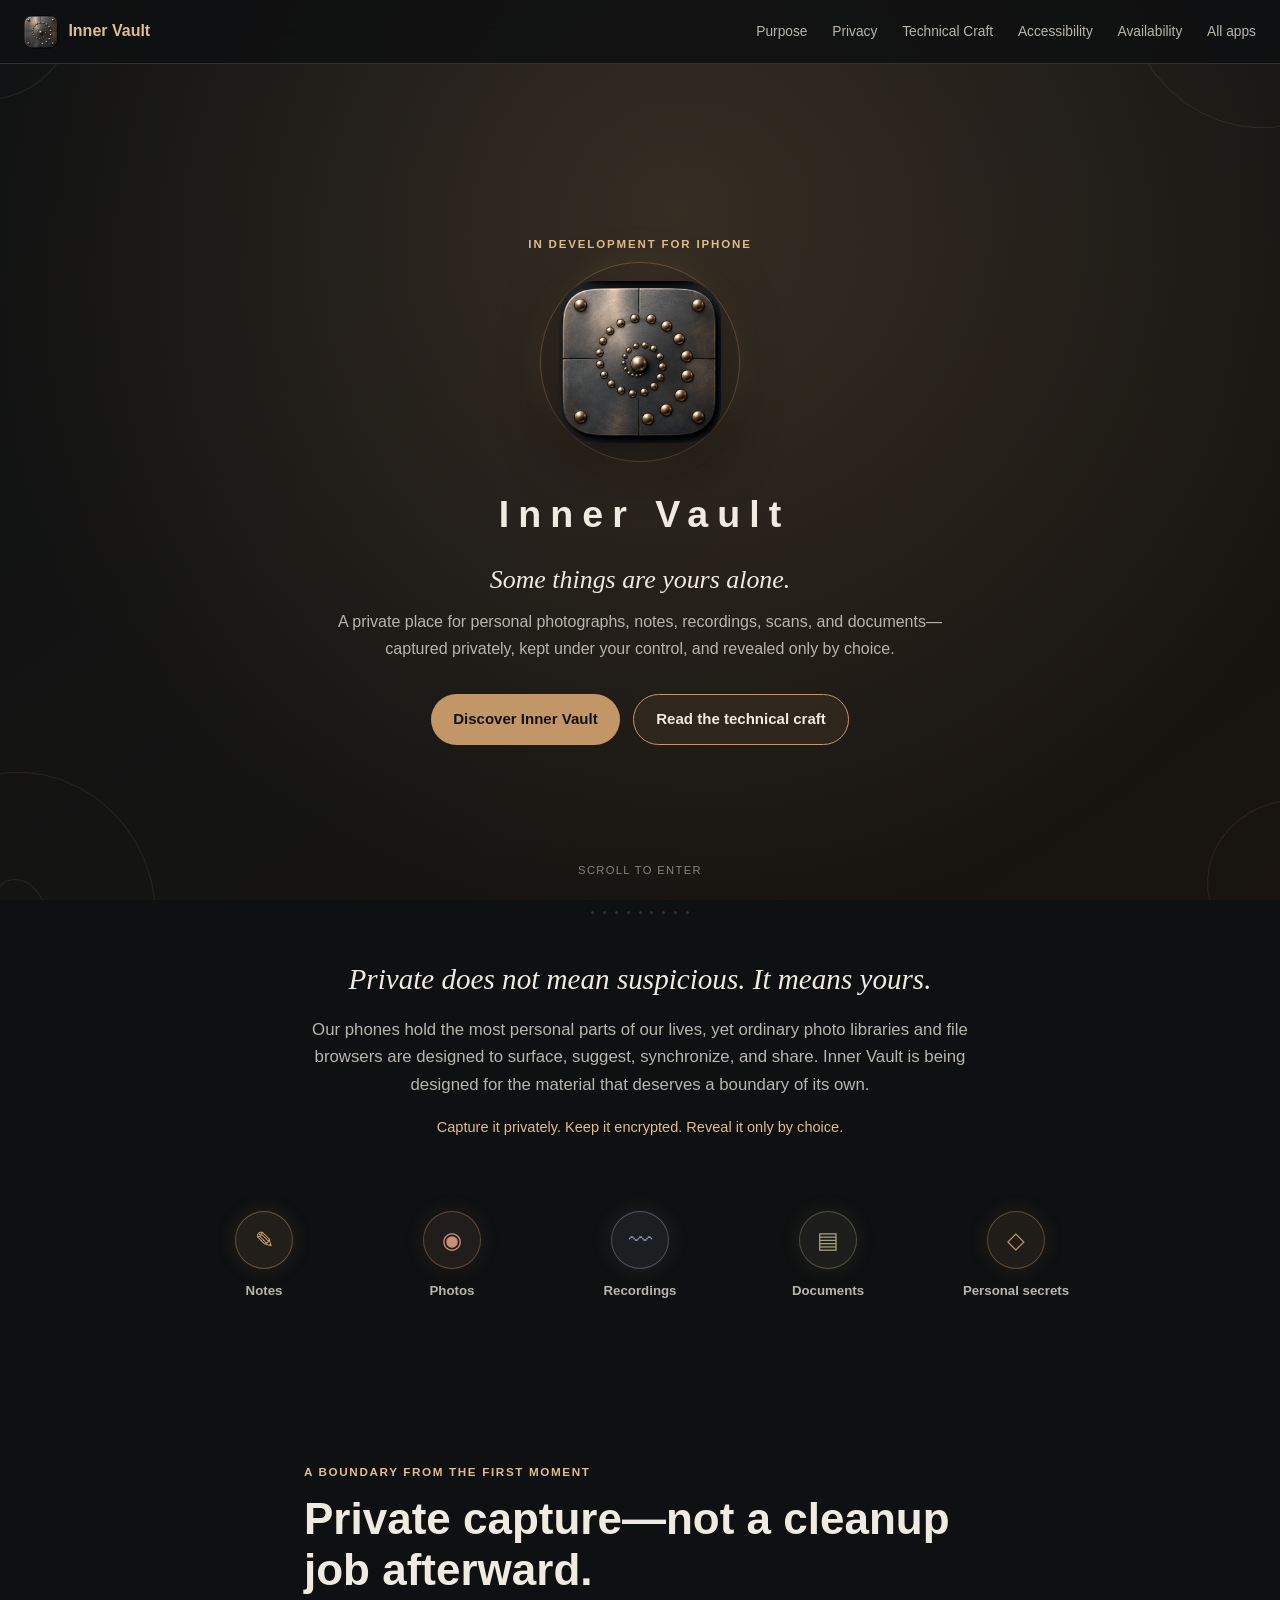
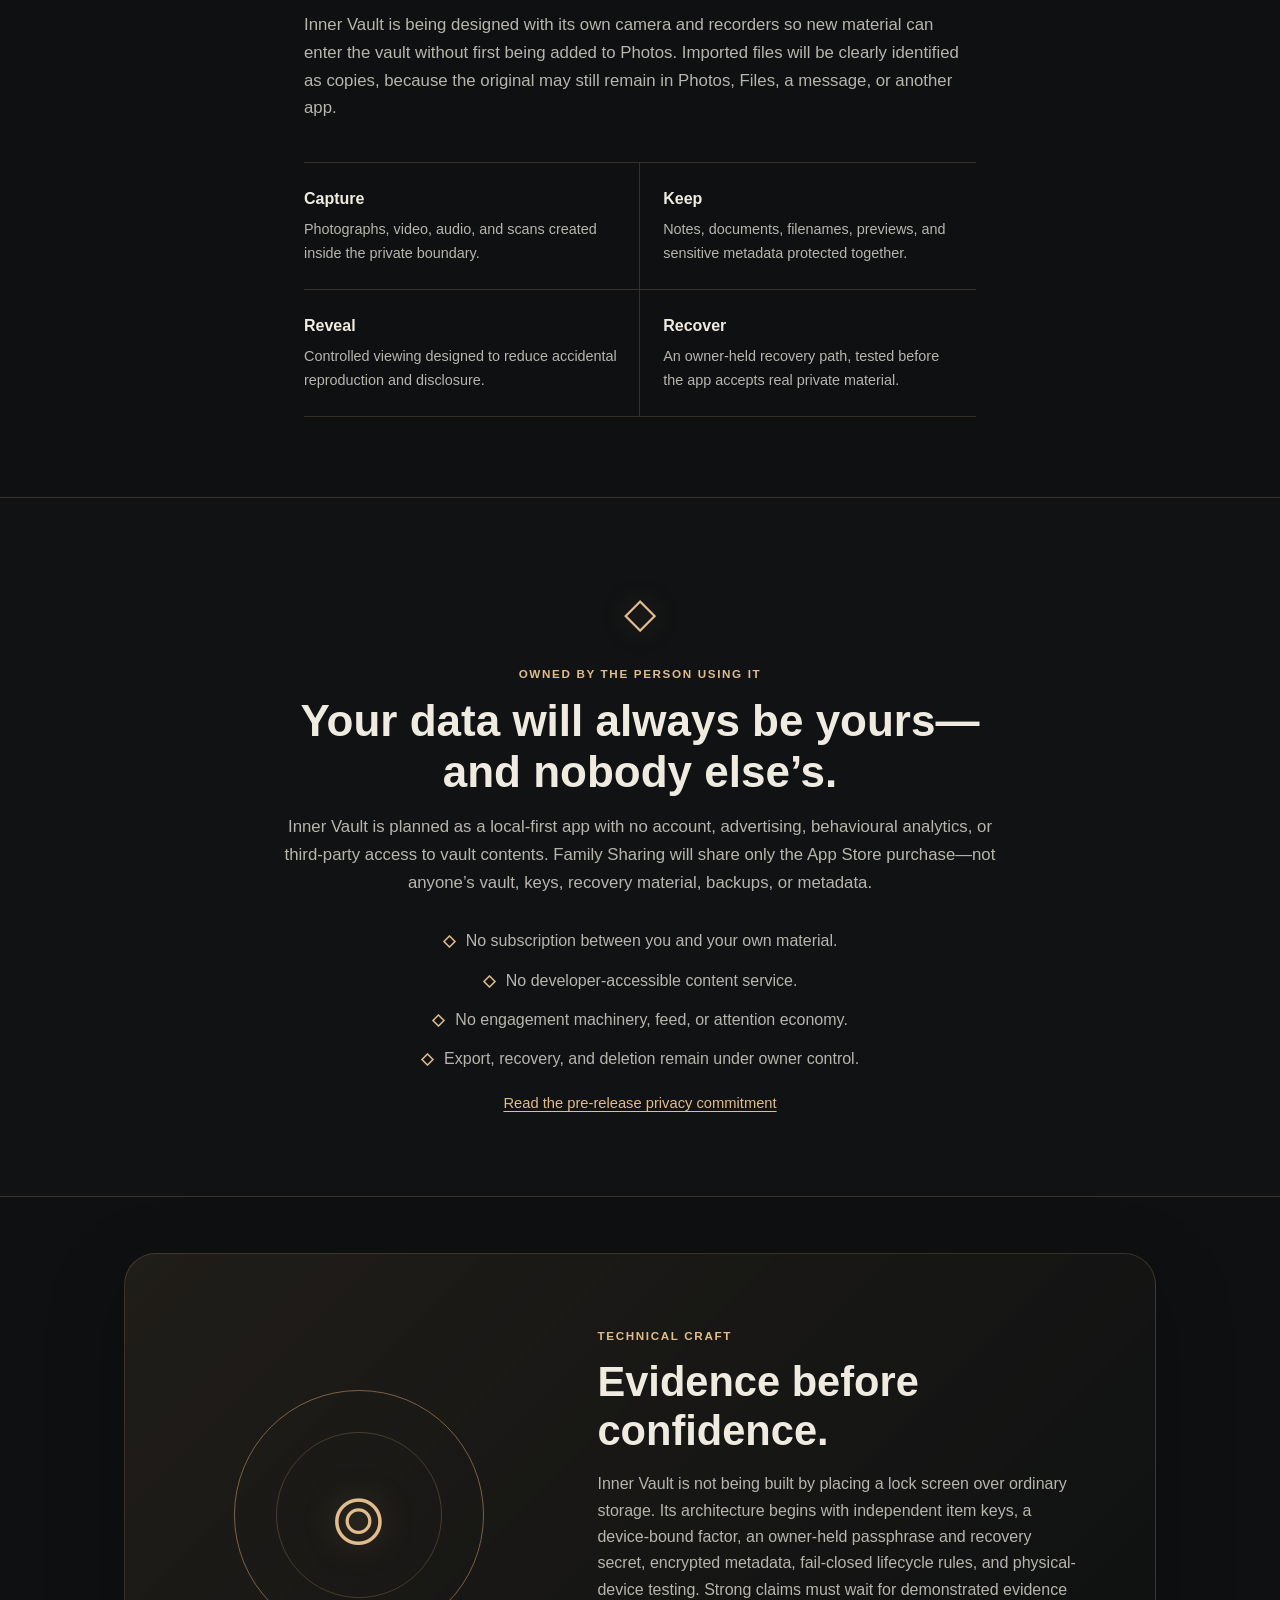
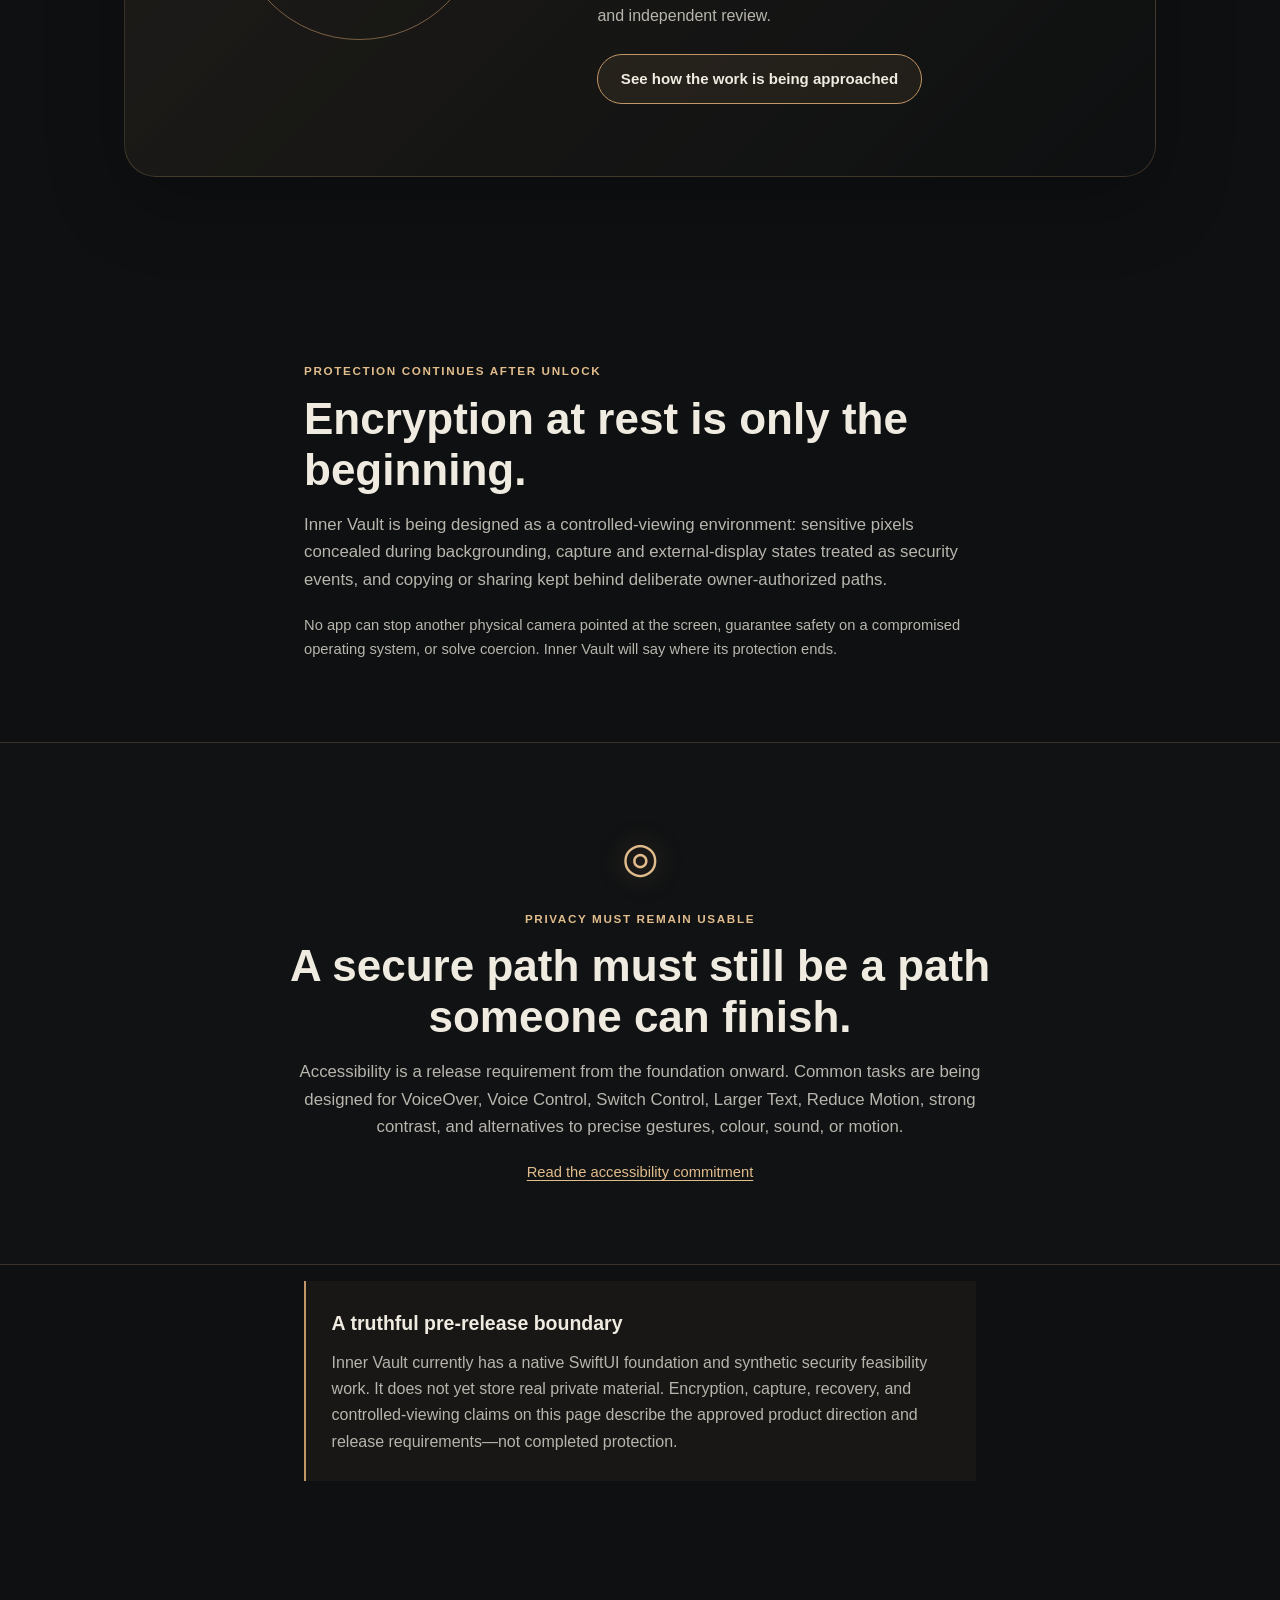
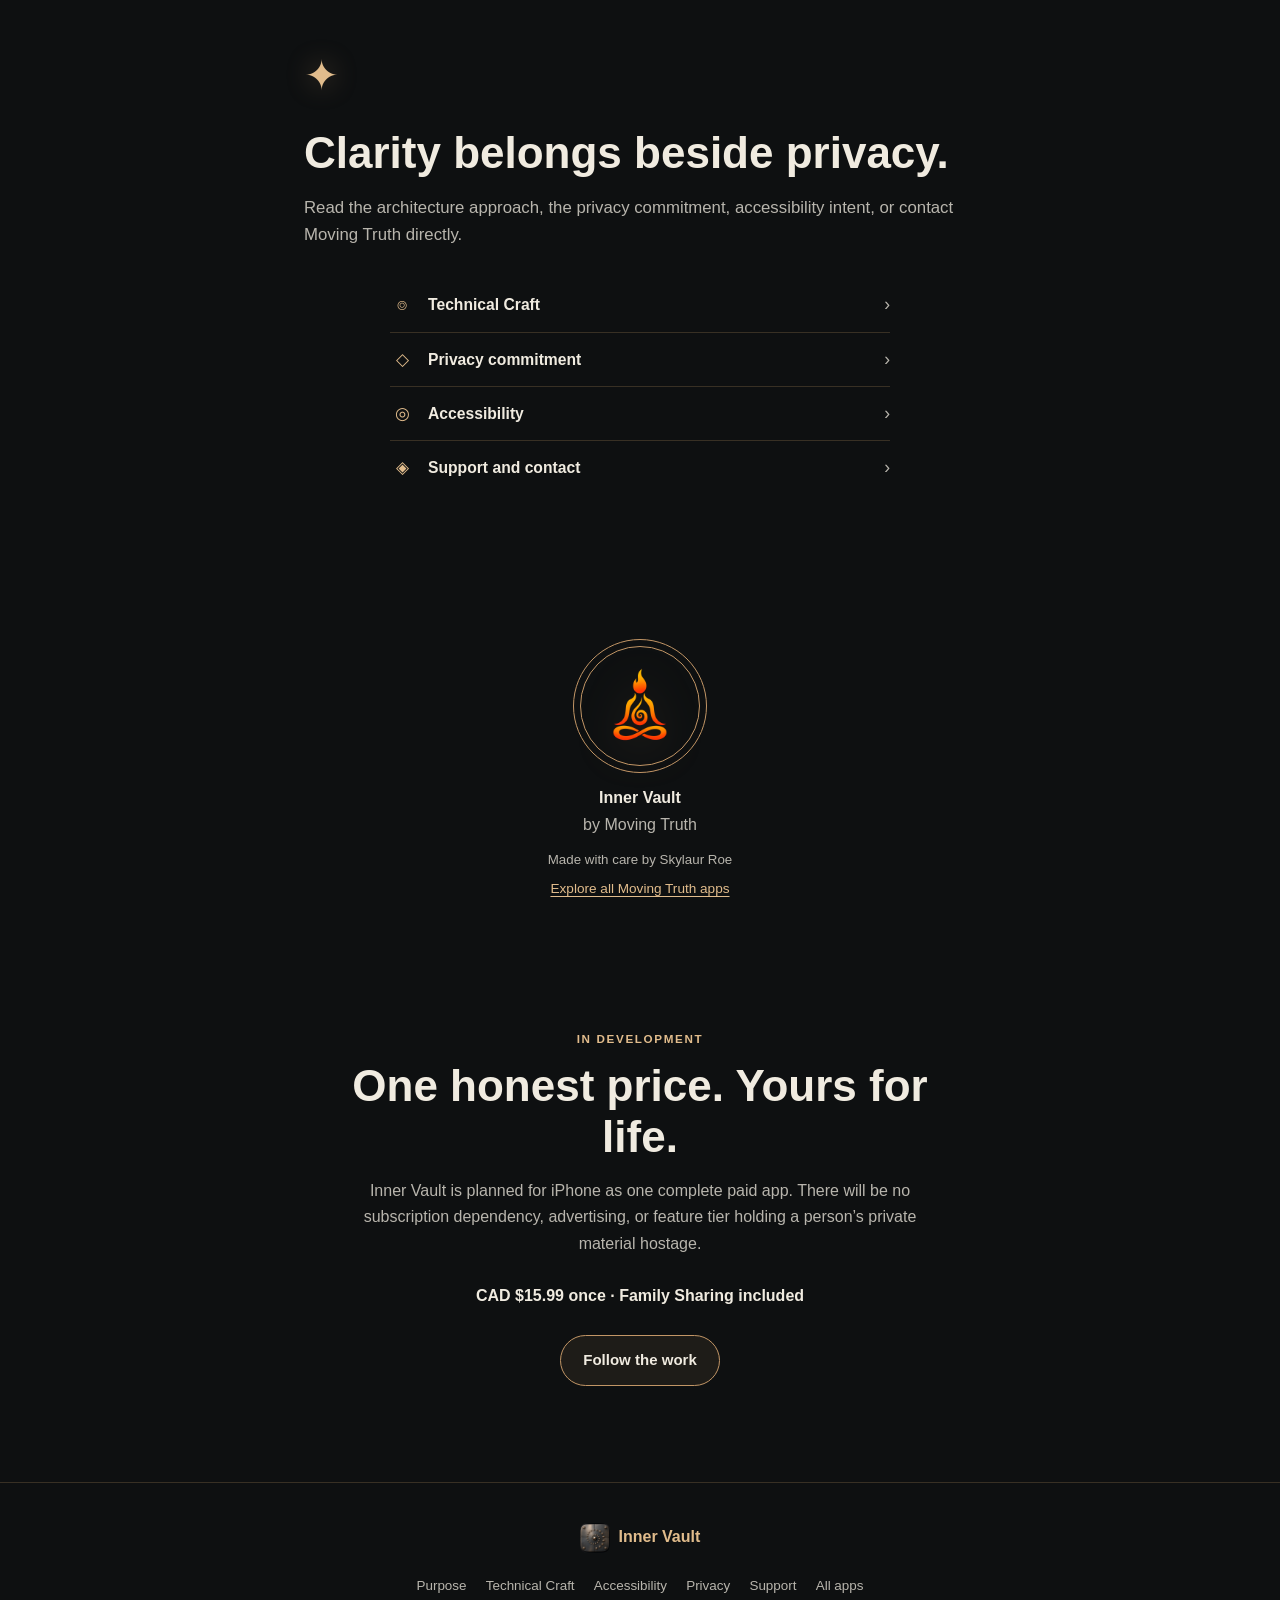
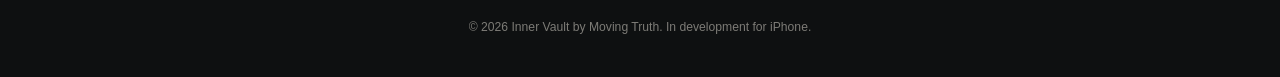
<file: index.html>
<!DOCTYPE html>
<html lang="en">
<head>
  <meta charset="UTF-8">
  <meta name="viewport" content="width=device-width, initial-scale=1.0">
  <meta name="theme-color" content="#0E1011">
  <meta name="description" content="Inner Vault is being built as a private capture, encrypted storage, and controlled-viewing app for iPhone. Some things are yours alone.">
  <meta property="og:title" content="Inner Vault — by Moving Truth">
  <meta property="og:description" content="Some things are yours alone.">
  <meta property="og:type" content="website">
  <meta property="og:url" content="https://inner-vault.movingtruth.com/">
  <meta property="og:image" content="https://inner-vault.movingtruth.com/assets/icon.png">
  <title>Inner Vault — by Moving Truth</title>
  <link rel="icon" type="image/png" href="assets/icon.png">
  <link rel="apple-touch-icon" href="assets/icon.png">
  <link rel="stylesheet" href="styles.css">
  <script src="site.js" defer></script>
</head>
<body>
  <a class="skip-link" href="#main-content">Skip to main content</a>
  <div class="living-canvas" aria-hidden="true">
    <div class="living-canvas__gradient"></div>
    <div class="living-canvas__glow"></div>
    <div class="living-canvas__motes" id="motes"></div>
    <svg class="living-canvas__corners" id="corner-spirals"></svg>
  </div>

  <header class="site-nav" role="banner">
    <a class="site-nav__brand" href="#top" aria-label="Inner Vault home"><img src="assets/icon.png" alt=""><span>Inner Vault</span></a>
    <button class="site-nav__toggle" type="button" aria-expanded="false" aria-controls="site-links"><span class="sr-only">Open navigation</span><span aria-hidden="true"></span><span aria-hidden="true"></span><span aria-hidden="true"></span></button>
    <nav aria-label="Main navigation"><ul class="site-nav__links" id="site-links"><li><a href="#purpose">Purpose</a></li><li><a href="#privacy">Privacy</a></li><li><a href="technical_craft.html">Technical Craft</a></li><li><a href="accessibility.html">Accessibility</a></li><li><a href="#availability">Availability</a></li><li><a href="https://apps.movingtruth.com">All apps</a></li></ul></nav>
  </header>

  <main id="main-content">
    <section class="hero" id="top" aria-labelledby="hero-title">
      <p class="hero__status">In development for iPhone</p>
      <div class="hero__icon-wrap"><div class="hero__icon-glow"></div><img class="hero__icon" src="assets/icon.png" alt="Inner Vault app icon: a warm metallic vault door within a dark stone frame"></div>
      <h1 class="hero__name" id="hero-title">Inner Vault</h1>
      <p class="hero__promise">Some things are yours alone.</p>
      <p class="hero__subhead">A private place for personal photographs, notes, recordings, scans, and documents—captured privately, kept under your control, and revealed only by choice.</p>
      <div class="hero__actions"><a class="button button--quiet" href="#purpose">Discover Inner Vault</a><a class="button button--outline" href="technical_craft.html">Read the technical craft</a></div>
      <p class="hero__scroll" aria-hidden="true">scroll to enter</p>
    </section>

    <div class="dot-row" aria-hidden="true"><span></span><span></span><span></span><span></span><span></span><span></span><span></span><span></span><span></span></div>

    <section class="intro" id="purpose" aria-labelledby="purpose-title">
      <h2 class="intro__tagline" id="purpose-title">Private does not mean suspicious. It means yours.</h2>
      <p>Our phones hold the most personal parts of our lives, yet ordinary photo libraries and file browsers are designed to surface, suggest, synchronize, and share. Inner Vault is being designed for the material that deserves a boundary of its own.</p>
      <p class="intro__trust">Capture it privately. Keep it encrypted. Reveal it only by choice.</p>
    </section>

    <section class="feature-flow" aria-label="Material Inner Vault is designed to protect">
      <ul class="feature-flow__list">
        <li style="--feature:#D9A86C"><span aria-hidden="true">✎</span><strong>Notes</strong></li>
        <li style="--feature:#C98F78"><span aria-hidden="true">◉</span><strong>Photos</strong></li>
        <li style="--feature:#9FA9BC"><span aria-hidden="true">〰</span><strong>Recordings</strong></li>
        <li style="--feature:#A9A17C"><span aria-hidden="true">▤</span><strong>Documents</strong></li>
        <li style="--feature:#C29666"><span aria-hidden="true">◇</span><strong>Personal secrets</strong></li>
      </ul>
    </section>

    <section class="statement" aria-labelledby="private-capture-title">
      <span class="eyebrow">A boundary from the first moment</span>
      <h2 id="private-capture-title">Private capture—not a cleanup job afterward.</h2>
      <p>Inner Vault is being designed with its own camera and recorders so new material can enter the vault without first being added to Photos. Imported files will be clearly identified as copies, because the original may still remain in Photos, Files, a message, or another app.</p>
      <div class="capability-lines" role="list">
        <div role="listitem"><strong>Capture</strong><span>Photographs, video, audio, and scans created inside the private boundary.</span></div>
        <div role="listitem"><strong>Keep</strong><span>Notes, documents, filenames, previews, and sensitive metadata protected together.</span></div>
        <div role="listitem"><strong>Reveal</strong><span>Controlled viewing designed to reduce accidental reproduction and disclosure.</span></div>
        <div role="listitem"><strong>Recover</strong><span>An owner-held recovery path, tested before the app accepts real private material.</span></div>
      </div>
    </section>

    <section class="statement statement--bordered" id="privacy" aria-labelledby="privacy-title">
      <span class="statement__symbol" aria-hidden="true">◇</span>
      <span class="eyebrow">Owned by the person using it</span>
      <h2 id="privacy-title">Your data will always be yours—and nobody else&rsquo;s.</h2>
      <p>Inner Vault is planned as a local-first app with no account, advertising, behavioural analytics, or third-party access to vault contents. Family Sharing will share only the App Store purchase—not anyone&rsquo;s vault, keys, recovery material, backups, or metadata.</p>
      <ul class="truth-list">
        <li>No subscription between you and your own material.</li>
        <li>No developer-accessible content service.</li>
        <li>No engagement machinery, feed, or attention economy.</li>
        <li>Export, recovery, and deletion remain under owner control.</li>
      </ul>
      <p class="statement__note"><a href="privacy_policy.html">Read the pre-release privacy commitment</a></p>
    </section>

    <section class="craft-panel" aria-labelledby="craft-title">
      <div class="craft-panel__inner">
        <div class="craft-mark" aria-hidden="true"><span>⌾</span></div>
        <div><span class="eyebrow">Technical craft</span><h2 id="craft-title">Evidence before confidence.</h2><p>Inner Vault is not being built by placing a lock screen over ordinary storage. Its architecture begins with independent item keys, a device-bound factor, an owner-held passphrase and recovery secret, encrypted metadata, fail-closed lifecycle rules, and physical-device testing. Strong claims must wait for demonstrated evidence and independent review.</p><a class="button button--outline" href="technical_craft.html">See how the work is being approached</a></div>
      </div>
    </section>

    <section class="statement" aria-labelledby="viewing-title">
      <span class="eyebrow">Protection continues after unlock</span>
      <h2 id="viewing-title">Encryption at rest is only the beginning.</h2>
      <p>Inner Vault is being designed as a controlled-viewing environment: sensitive pixels concealed during backgrounding, capture and external-display states treated as security events, and copying or sharing kept behind deliberate owner-authorized paths.</p>
      <p class="statement__note">No app can stop another physical camera pointed at the screen, guarantee safety on a compromised operating system, or solve coercion. Inner Vault will say where its protection ends.</p>
    </section>

    <section class="statement statement--bordered" id="accessibility" aria-labelledby="accessibility-title">
      <span class="statement__symbol" aria-hidden="true">◎</span>
      <span class="eyebrow">Privacy must remain usable</span>
      <h2 id="accessibility-title">A secure path must still be a path someone can finish.</h2>
      <p>Accessibility is a release requirement from the foundation onward. Common tasks are being designed for VoiceOver, Voice Control, Switch Control, Larger Text, Reduce Motion, strong contrast, and alternatives to precise gestures, colour, sound, or motion.</p>
      <p class="statement__note"><a href="accessibility.html">Read the accessibility commitment</a></p>
    </section>

    <section class="boundary" aria-labelledby="boundary-title"><div class="boundary__box"><h2 id="boundary-title">A truthful pre-release boundary</h2><p>Inner Vault currently has a native SwiftUI foundation and synthetic security feasibility work. It does not yet store real private material. Encryption, capture, recovery, and controlled-viewing claims on this page describe the approved product direction and release requirements—not completed protection.</p></div></section>

    <section class="statement" id="resources" aria-labelledby="resources-title">
      <span class="statement__symbol" aria-hidden="true">✦</span><h2 id="resources-title">Clarity belongs beside privacy.</h2><p>Read the architecture approach, the privacy commitment, accessibility intent, or contact Moving Truth directly.</p>
      <div class="resource-list" role="list">
        <a class="resource-link" href="technical_craft.html" role="listitem"><span class="resource-link__icon" aria-hidden="true">⌾</span><span class="resource-link__label">Technical Craft</span><span class="resource-link__arrow" aria-hidden="true">›</span></a>
        <a class="resource-link" href="privacy_policy.html" role="listitem"><span class="resource-link__icon" aria-hidden="true">◇</span><span class="resource-link__label">Privacy commitment</span><span class="resource-link__arrow" aria-hidden="true">›</span></a>
        <a class="resource-link" href="accessibility.html" role="listitem"><span class="resource-link__icon" aria-hidden="true">◎</span><span class="resource-link__label">Accessibility</span><span class="resource-link__arrow" aria-hidden="true">›</span></a>
        <a class="resource-link" href="support.html" role="listitem"><span class="resource-link__icon" aria-hidden="true">◈</span><span class="resource-link__label">Support and contact</span><span class="resource-link__arrow" aria-hidden="true">›</span></a>
      </div>
    </section>

    <section class="moving-truth" aria-label="About Moving Truth">
      <a class="moving-truth__ring" href="https://movingtruth.com" aria-label="Moving Truth. Opens movingtruth.com"><img src="assets/moving-truth-logo.png" alt="Moving Truth logo"></a>
      <strong>Inner Vault</strong><span>by Moving Truth</span><small>Made with care by Skylaur Roe</small><a href="https://apps.movingtruth.com">Explore all Moving Truth apps</a>
    </section>

    <section class="availability" id="availability" aria-labelledby="availability-title">
      <span class="eyebrow">In development</span><h2 id="availability-title">One honest price. Yours for life.</h2><p>Inner Vault is planned for iPhone as one complete paid app. There will be no subscription dependency, advertising, or feature tier holding a person&rsquo;s private material hostage.</p><p class="price-line">CAD $15.99 once · Family Sharing included</p><a class="button button--outline" href="support.html">Follow the work</a>
    </section>
  </main>

  <footer><div class="footer__brand"><img src="assets/icon.png" alt=""><strong>Inner Vault</strong></div><nav aria-label="Footer navigation"><ul><li><a href="#purpose">Purpose</a></li><li><a href="technical_craft.html">Technical Craft</a></li><li><a href="accessibility.html">Accessibility</a></li><li><a href="privacy_policy.html">Privacy</a></li><li><a href="support.html">Support</a></li><li><a href="https://apps.movingtruth.com">All apps</a></li></ul></nav><p>&copy; 2026 Inner Vault by Moving Truth. In development for iPhone.</p></footer>
</body>
</html>
</file>
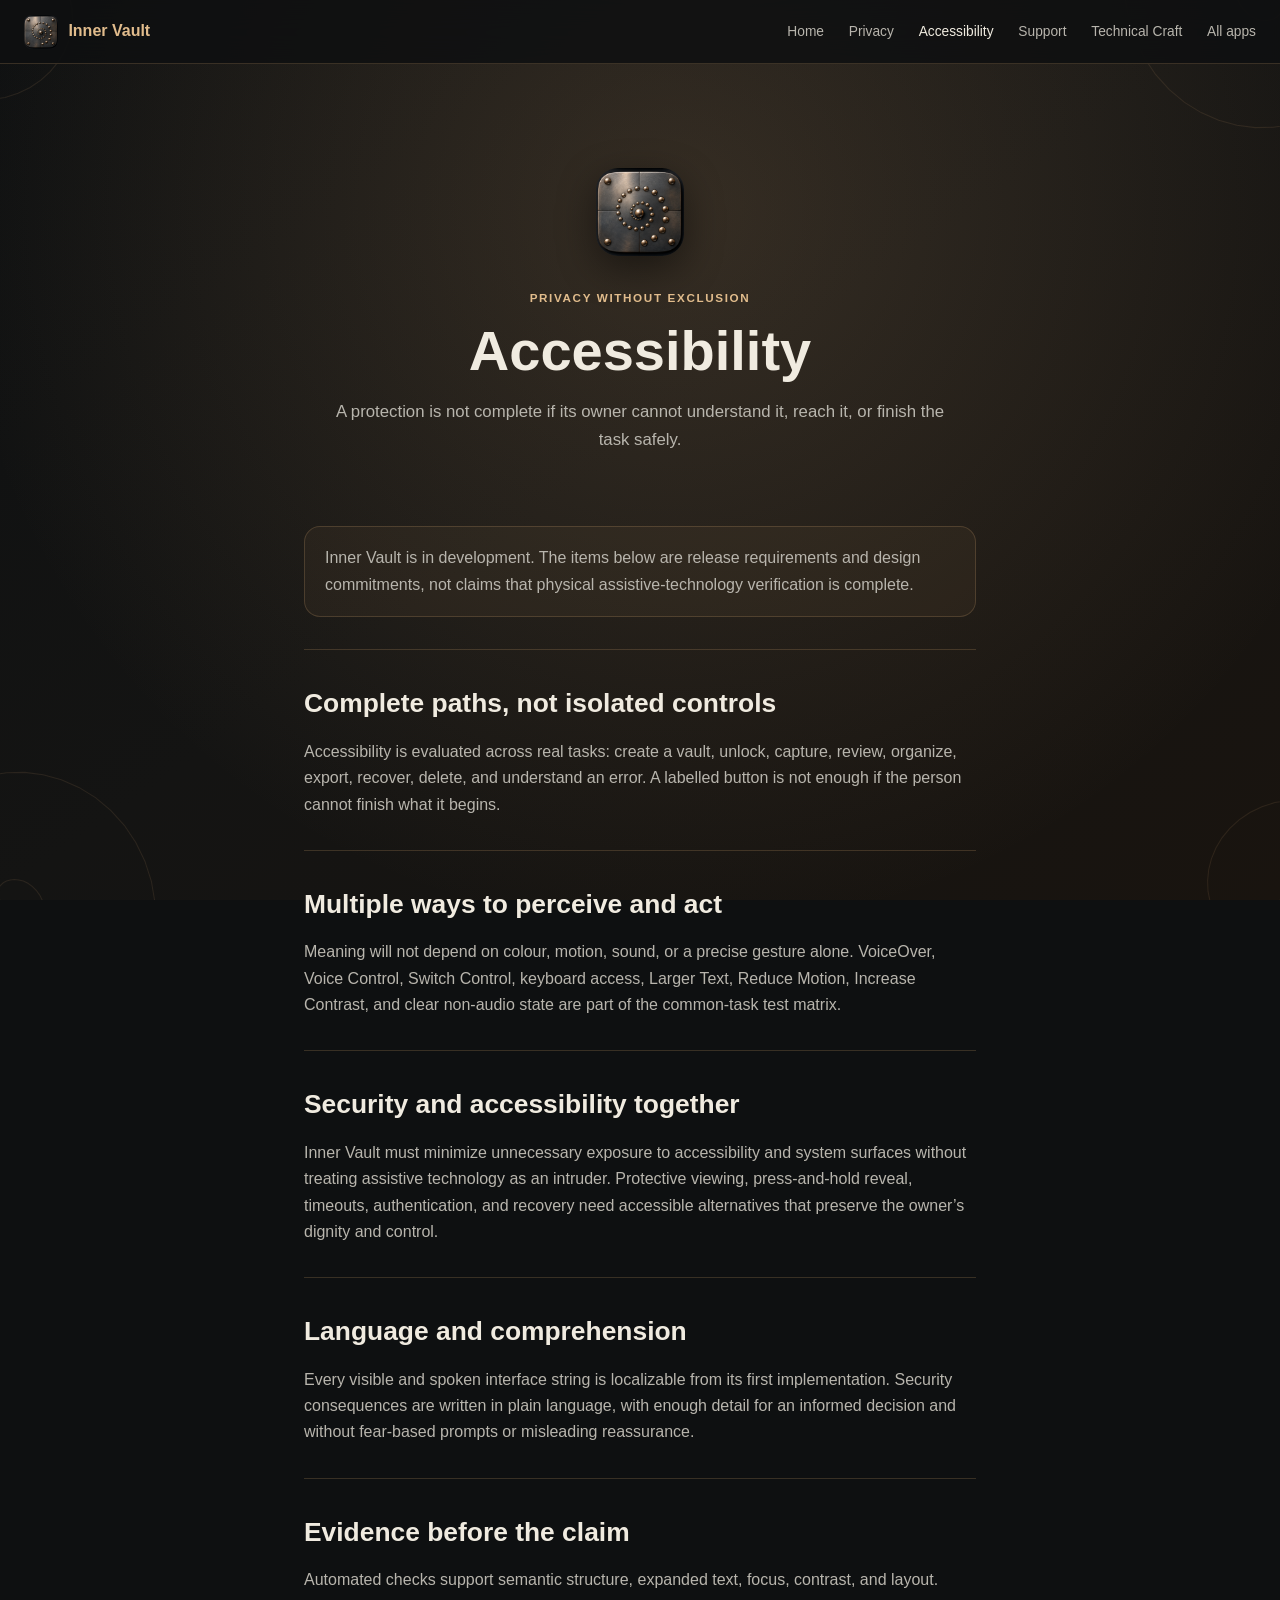
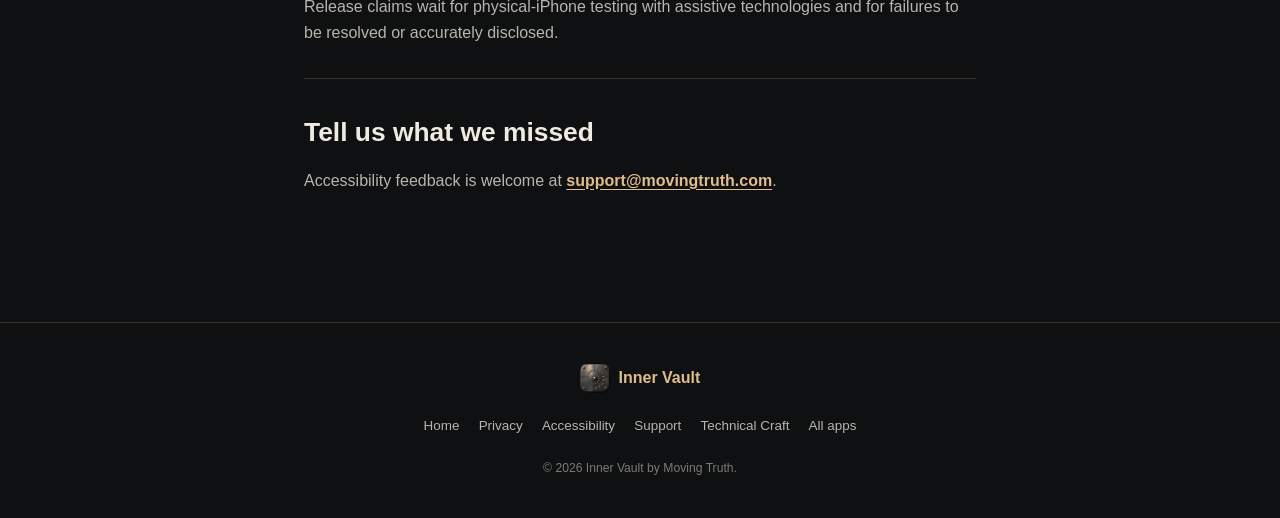
<file: accessibility.html>
<!DOCTYPE html>
<html lang="en">
<head><meta charset="UTF-8"><meta name="viewport" content="width=device-width, initial-scale=1.0"><meta name="theme-color" content="#0E1011"><meta name="description" content="Inner Vault accessibility commitment: private, understandable protection for different ways of seeing, hearing, moving, reading, and interacting."><title>Accessibility — Inner Vault</title><link rel="icon" type="image/png" href="assets/icon.png"><link rel="stylesheet" href="styles.css"><script src="site.js" defer></script></head>
<body>
  <a class="skip-link" href="#main-content">Skip to main content</a><div class="living-canvas" aria-hidden="true"><div class="living-canvas__gradient"></div><div class="living-canvas__glow"></div><div class="living-canvas__motes" id="motes"></div><svg class="living-canvas__corners" id="corner-spirals"></svg></div>
  <header class="site-nav" role="banner"><a class="site-nav__brand" href="index.html" aria-label="Inner Vault home"><img src="assets/icon.png" alt=""><span>Inner Vault</span></a><button class="site-nav__toggle" type="button" aria-expanded="false" aria-controls="site-links"><span class="sr-only">Open navigation</span><span aria-hidden="true"></span><span aria-hidden="true"></span><span aria-hidden="true"></span></button><nav aria-label="Main navigation"><ul class="site-nav__links" id="site-links"><li><a href="index.html">Home</a></li><li><a href="privacy_policy.html">Privacy</a></li><li><a href="accessibility.html" aria-current="page">Accessibility</a></li><li><a href="support.html">Support</a></li><li><a href="technical_craft.html">Technical Craft</a></li><li><a href="https://apps.movingtruth.com">All apps</a></li></ul></nav></header>
  <main id="main-content"><header class="document-hero"><img class="document-hero__mark" src="assets/icon.png" alt=""><span class="eyebrow">Privacy without exclusion</span><h1>Accessibility</h1><p>A protection is not complete if its owner cannot understand it, reach it, or finish the task safely.</p></header>
    <article class="document"><p class="status-note">Inner Vault is in development. The items below are release requirements and design commitments, not claims that physical assistive-technology verification is complete.</p>
      <section><h2>Complete paths, not isolated controls</h2><p>Accessibility is evaluated across real tasks: create a vault, unlock, capture, review, organize, export, recover, delete, and understand an error. A labelled button is not enough if the person cannot finish what it begins.</p></section>
      <section><h2>Multiple ways to perceive and act</h2><p>Meaning will not depend on colour, motion, sound, or a precise gesture alone. VoiceOver, Voice Control, Switch Control, keyboard access, Larger Text, Reduce Motion, Increase Contrast, and clear non-audio state are part of the common-task test matrix.</p></section>
      <section><h2>Security and accessibility together</h2><p>Inner Vault must minimize unnecessary exposure to accessibility and system surfaces without treating assistive technology as an intruder. Protective viewing, press-and-hold reveal, timeouts, authentication, and recovery need accessible alternatives that preserve the owner&rsquo;s dignity and control.</p></section>
      <section><h2>Language and comprehension</h2><p>Every visible and spoken interface string is localizable from its first implementation. Security consequences are written in plain language, with enough detail for an informed decision and without fear-based prompts or misleading reassurance.</p></section>
      <section><h2>Evidence before the claim</h2><p>Automated checks support semantic structure, expanded text, focus, contrast, and layout. Release claims wait for physical-iPhone testing with assistive technologies and for failures to be resolved or accurately disclosed.</p></section>
      <section><h2>Tell us what we missed</h2><p>Accessibility feedback is welcome at <a href="mailto:support@movingtruth.com?subject=Inner%20Vault%20Accessibility">support@movingtruth.com</a>.</p></section>
    </article>
  </main>
  <footer><div class="footer__brand"><img src="assets/icon.png" alt=""><strong>Inner Vault</strong></div><nav aria-label="Footer navigation"><ul><li><a href="index.html">Home</a></li><li><a href="privacy_policy.html">Privacy</a></li><li><a href="accessibility.html" aria-current="page">Accessibility</a></li><li><a href="support.html">Support</a></li><li><a href="technical_craft.html">Technical Craft</a></li><li><a href="https://apps.movingtruth.com">All apps</a></li></ul></nav><p>&copy; 2026 Inner Vault by Moving Truth.</p></footer>
</body></html>
</file>
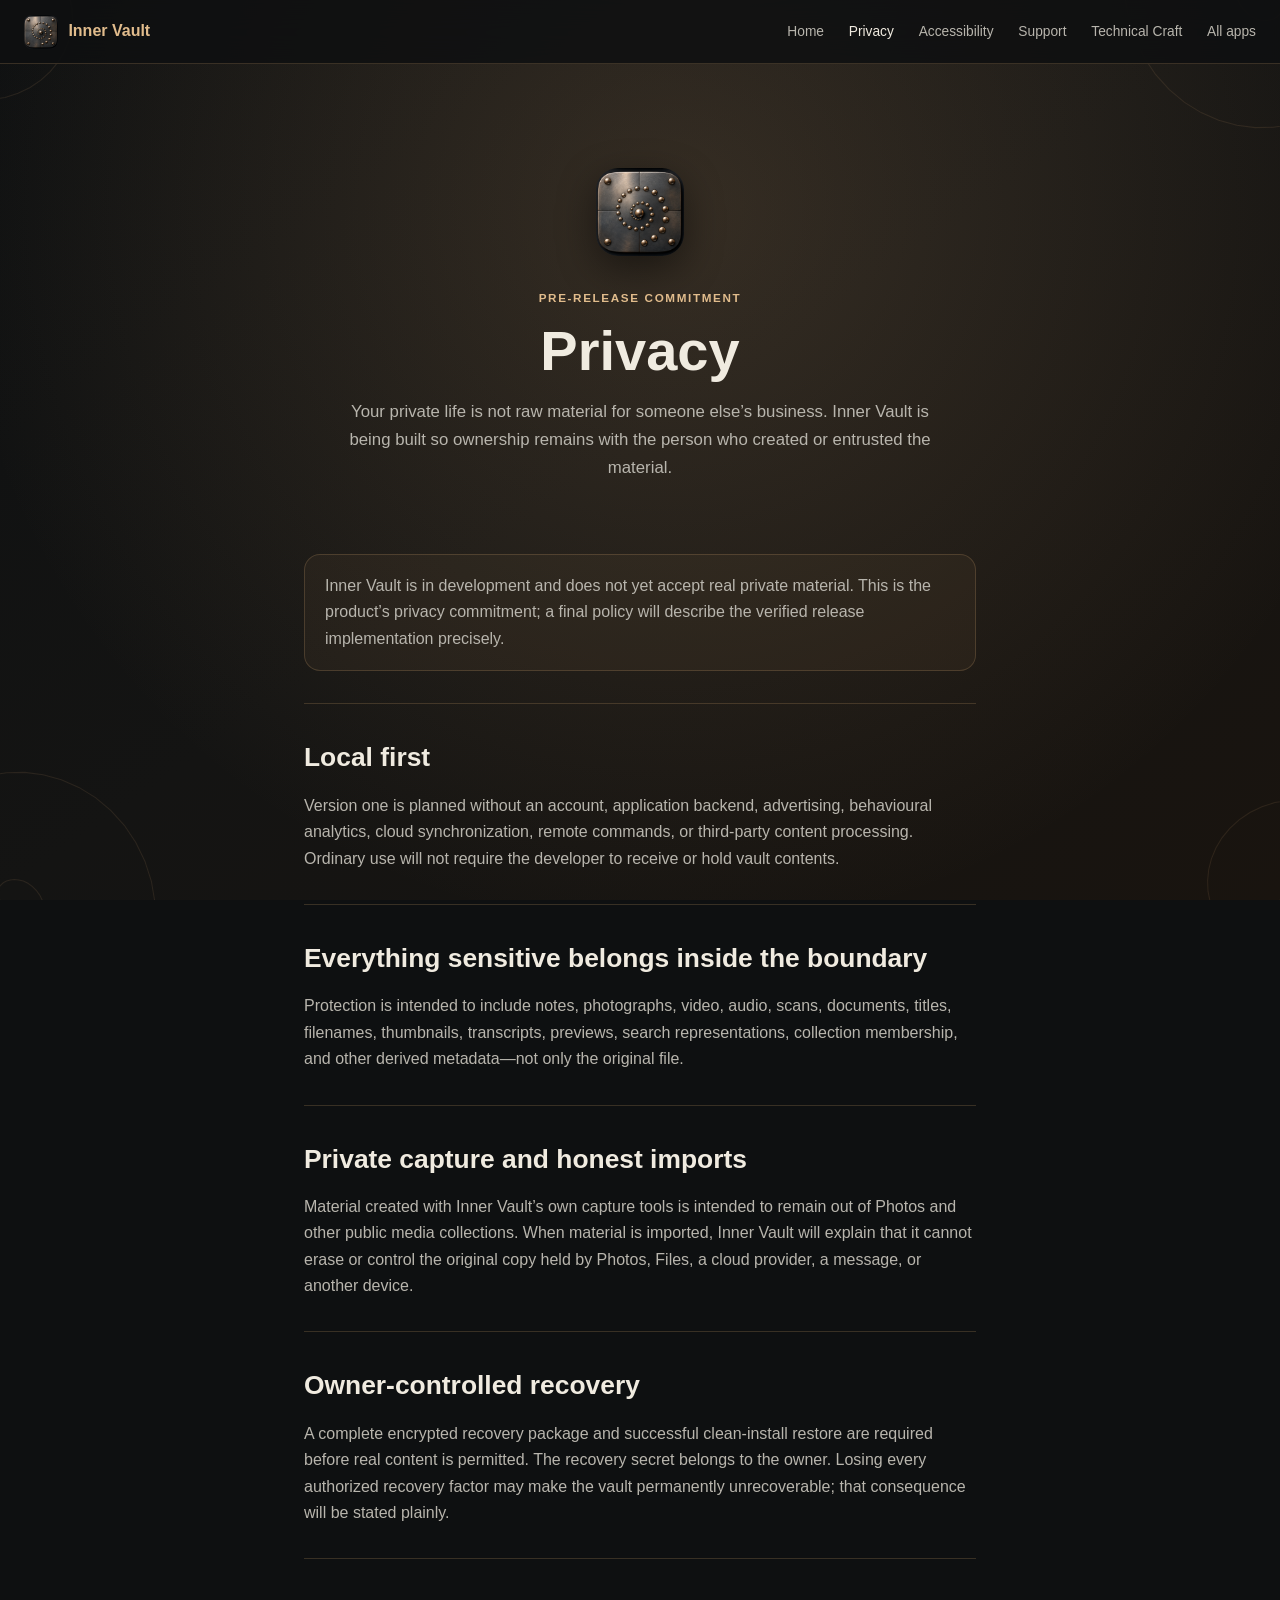
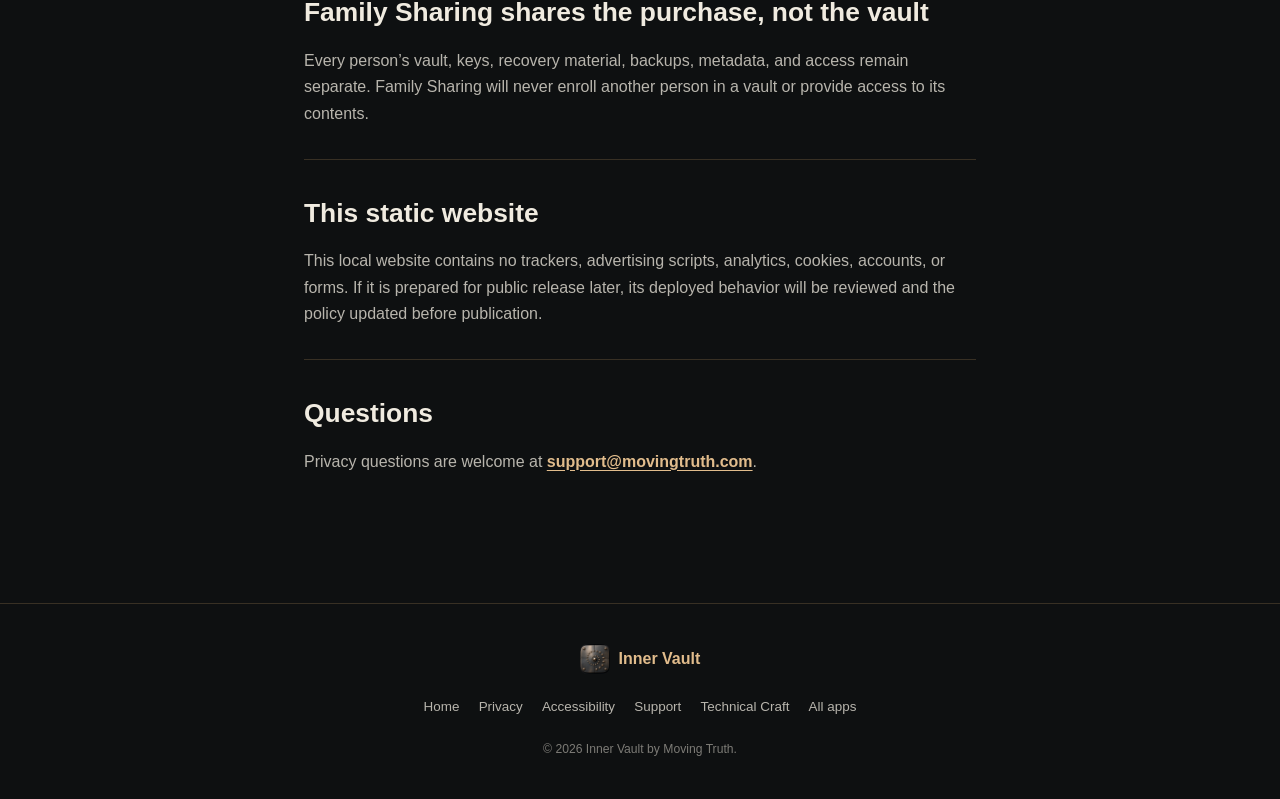
<file: privacy_policy.html>
<!DOCTYPE html>
<html lang="en">
<head><meta charset="UTF-8"><meta name="viewport" content="width=device-width, initial-scale=1.0"><meta name="theme-color" content="#0E1011"><meta name="description" content="The pre-release privacy commitment for Inner Vault by Moving Truth."><title>Privacy Commitment — Inner Vault</title><link rel="icon" type="image/png" href="assets/icon.png"><link rel="stylesheet" href="styles.css"><script src="site.js" defer></script></head>
<body>
  <a class="skip-link" href="#main-content">Skip to main content</a><div class="living-canvas" aria-hidden="true"><div class="living-canvas__gradient"></div><div class="living-canvas__glow"></div><div class="living-canvas__motes" id="motes"></div><svg class="living-canvas__corners" id="corner-spirals"></svg></div>
  <header class="site-nav" role="banner"><a class="site-nav__brand" href="index.html" aria-label="Inner Vault home"><img src="assets/icon.png" alt=""><span>Inner Vault</span></a><button class="site-nav__toggle" type="button" aria-expanded="false" aria-controls="site-links"><span class="sr-only">Open navigation</span><span aria-hidden="true"></span><span aria-hidden="true"></span><span aria-hidden="true"></span></button><nav aria-label="Main navigation"><ul class="site-nav__links" id="site-links"><li><a href="index.html">Home</a></li><li><a href="privacy_policy.html" aria-current="page">Privacy</a></li><li><a href="accessibility.html">Accessibility</a></li><li><a href="support.html">Support</a></li><li><a href="technical_craft.html">Technical Craft</a></li><li><a href="https://apps.movingtruth.com">All apps</a></li></ul></nav></header>
  <main id="main-content"><header class="document-hero"><img class="document-hero__mark" src="assets/icon.png" alt=""><span class="eyebrow">Pre-release commitment</span><h1>Privacy</h1><p>Your private life is not raw material for someone else&rsquo;s business. Inner Vault is being built so ownership remains with the person who created or entrusted the material.</p></header>
    <article class="document"><p class="status-note">Inner Vault is in development and does not yet accept real private material. This is the product&rsquo;s privacy commitment; a final policy will describe the verified release implementation precisely.</p>
      <section><h2>Local first</h2><p>Version one is planned without an account, application backend, advertising, behavioural analytics, cloud synchronization, remote commands, or third-party content processing. Ordinary use will not require the developer to receive or hold vault contents.</p></section>
      <section><h2>Everything sensitive belongs inside the boundary</h2><p>Protection is intended to include notes, photographs, video, audio, scans, documents, titles, filenames, thumbnails, transcripts, previews, search representations, collection membership, and other derived metadata—not only the original file.</p></section>
      <section><h2>Private capture and honest imports</h2><p>Material created with Inner Vault&rsquo;s own capture tools is intended to remain out of Photos and other public media collections. When material is imported, Inner Vault will explain that it cannot erase or control the original copy held by Photos, Files, a cloud provider, a message, or another device.</p></section>
      <section><h2>Owner-controlled recovery</h2><p>A complete encrypted recovery package and successful clean-install restore are required before real content is permitted. The recovery secret belongs to the owner. Losing every authorized recovery factor may make the vault permanently unrecoverable; that consequence will be stated plainly.</p></section>
      <section><h2>Family Sharing shares the purchase, not the vault</h2><p>Every person&rsquo;s vault, keys, recovery material, backups, metadata, and access remain separate. Family Sharing will never enroll another person in a vault or provide access to its contents.</p></section>
      <section><h2>This static website</h2><p>This local website contains no trackers, advertising scripts, analytics, cookies, accounts, or forms. If it is prepared for public release later, its deployed behavior will be reviewed and the policy updated before publication.</p></section>
      <section><h2>Questions</h2><p>Privacy questions are welcome at <a href="mailto:support@movingtruth.com?subject=Inner%20Vault%20Privacy">support@movingtruth.com</a>.</p></section>
    </article>
  </main>
  <footer><div class="footer__brand"><img src="assets/icon.png" alt=""><strong>Inner Vault</strong></div><nav aria-label="Footer navigation"><ul><li><a href="index.html">Home</a></li><li><a href="privacy_policy.html" aria-current="page">Privacy</a></li><li><a href="accessibility.html">Accessibility</a></li><li><a href="support.html">Support</a></li><li><a href="technical_craft.html">Technical Craft</a></li><li><a href="https://apps.movingtruth.com">All apps</a></li></ul></nav><p>&copy; 2026 Inner Vault by Moving Truth.</p></footer>
</body></html>
</file>
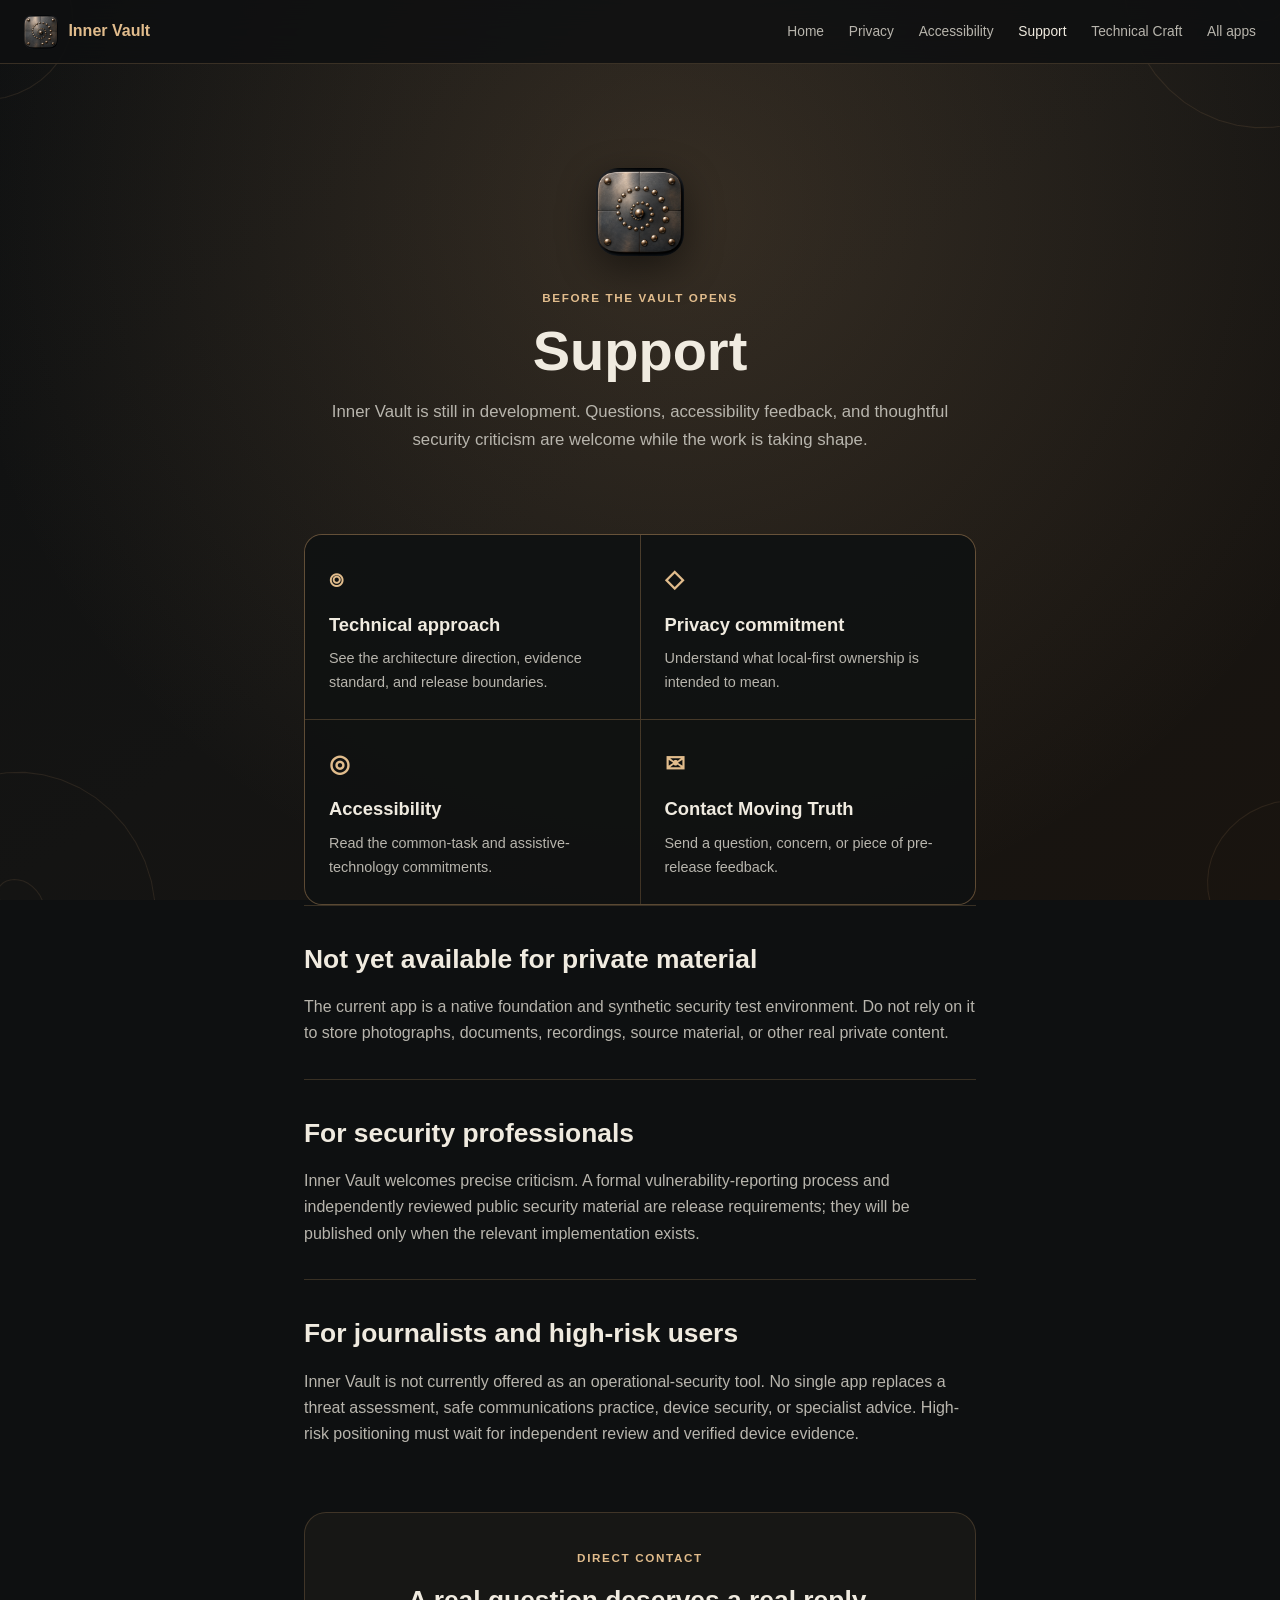
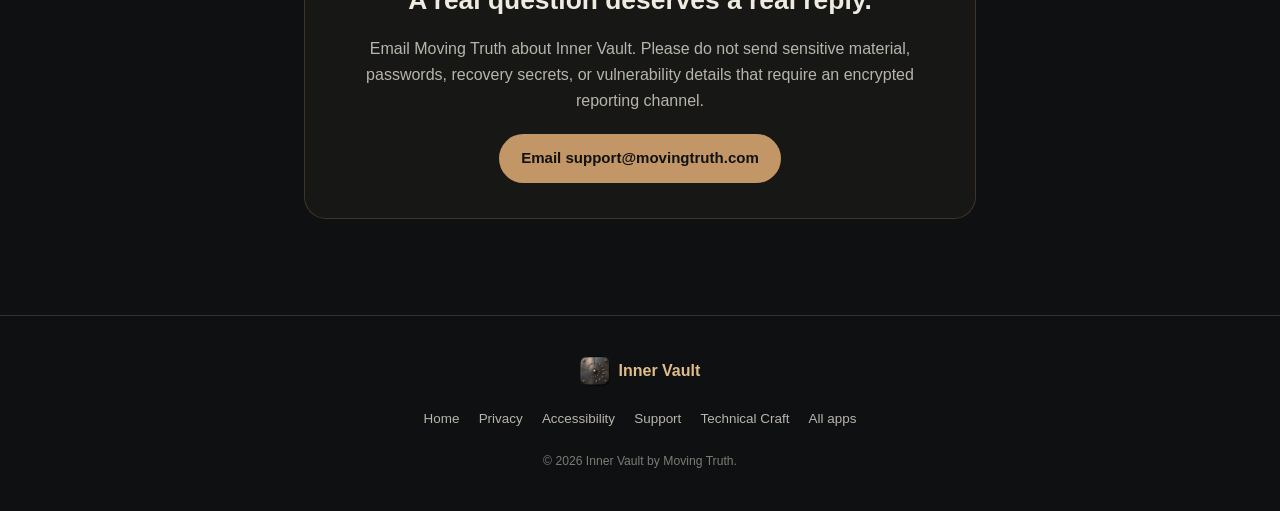
<file: support.html>
<!DOCTYPE html>
<html lang="en">
<head><meta charset="UTF-8"><meta name="viewport" content="width=device-width, initial-scale=1.0"><meta name="theme-color" content="#0E1011"><meta name="description" content="Pre-release information and contact for Inner Vault by Moving Truth."><title>Support — Inner Vault</title><link rel="icon" type="image/png" href="assets/icon.png"><link rel="stylesheet" href="styles.css"><script src="site.js" defer></script></head>
<body>
  <a class="skip-link" href="#main-content">Skip to main content</a><div class="living-canvas" aria-hidden="true"><div class="living-canvas__gradient"></div><div class="living-canvas__glow"></div><div class="living-canvas__motes" id="motes"></div><svg class="living-canvas__corners" id="corner-spirals"></svg></div>
  <header class="site-nav" role="banner"><a class="site-nav__brand" href="index.html" aria-label="Inner Vault home"><img src="assets/icon.png" alt=""><span>Inner Vault</span></a><button class="site-nav__toggle" type="button" aria-expanded="false" aria-controls="site-links"><span class="sr-only">Open navigation</span><span aria-hidden="true"></span><span aria-hidden="true"></span><span aria-hidden="true"></span></button><nav aria-label="Main navigation"><ul class="site-nav__links" id="site-links"><li><a href="index.html">Home</a></li><li><a href="privacy_policy.html">Privacy</a></li><li><a href="accessibility.html">Accessibility</a></li><li><a href="support.html" aria-current="page">Support</a></li><li><a href="technical_craft.html">Technical Craft</a></li><li><a href="https://apps.movingtruth.com">All apps</a></li></ul></nav></header>
  <main id="main-content"><header class="document-hero"><img class="document-hero__mark" src="assets/icon.png" alt=""><span class="eyebrow">Before the vault opens</span><h1>Support</h1><p>Inner Vault is still in development. Questions, accessibility feedback, and thoughtful security criticism are welcome while the work is taking shape.</p></header>
    <article class="document">
      <div class="support-grid">
        <a class="support-card" href="technical_craft.html"><span class="support-card__symbol" aria-hidden="true">⌾</span><h2>Technical approach</h2><p>See the architecture direction, evidence standard, and release boundaries.</p></a>
        <a class="support-card" href="privacy_policy.html"><span class="support-card__symbol" aria-hidden="true">◇</span><h2>Privacy commitment</h2><p>Understand what local-first ownership is intended to mean.</p></a>
        <a class="support-card" href="accessibility.html"><span class="support-card__symbol" aria-hidden="true">◎</span><h2>Accessibility</h2><p>Read the common-task and assistive-technology commitments.</p></a>
        <a class="support-card" href="mailto:support@movingtruth.com?subject=Inner%20Vault"><span class="support-card__symbol" aria-hidden="true">✉</span><h2>Contact Moving Truth</h2><p>Send a question, concern, or piece of pre-release feedback.</p></a>
      </div>
      <section><h2>Not yet available for private material</h2><p>The current app is a native foundation and synthetic security test environment. Do not rely on it to store photographs, documents, recordings, source material, or other real private content.</p></section>
      <section><h2>For security professionals</h2><p>Inner Vault welcomes precise criticism. A formal vulnerability-reporting process and independently reviewed public security material are release requirements; they will be published only when the relevant implementation exists.</p></section>
      <section><h2>For journalists and high-risk users</h2><p>Inner Vault is not currently offered as an operational-security tool. No single app replaces a threat assessment, safe communications practice, device security, or specialist advice. High-risk positioning must wait for independent review and verified device evidence.</p></section>
      <div class="support-contact"><span class="eyebrow">Direct contact</span><h2>A real question deserves a real reply.</h2><p>Email Moving Truth about Inner Vault. Please do not send sensitive material, passwords, recovery secrets, or vulnerability details that require an encrypted reporting channel.</p><a class="button button--quiet" href="mailto:support@movingtruth.com?subject=Inner%20Vault">Email support@movingtruth.com</a></div>
    </article>
  </main>
  <footer><div class="footer__brand"><img src="assets/icon.png" alt=""><strong>Inner Vault</strong></div><nav aria-label="Footer navigation"><ul><li><a href="index.html">Home</a></li><li><a href="privacy_policy.html">Privacy</a></li><li><a href="accessibility.html">Accessibility</a></li><li><a href="support.html" aria-current="page">Support</a></li><li><a href="technical_craft.html">Technical Craft</a></li><li><a href="https://apps.movingtruth.com">All apps</a></li></ul></nav><p>&copy; 2026 Inner Vault by Moving Truth.</p></footer>
</body></html>
</file>
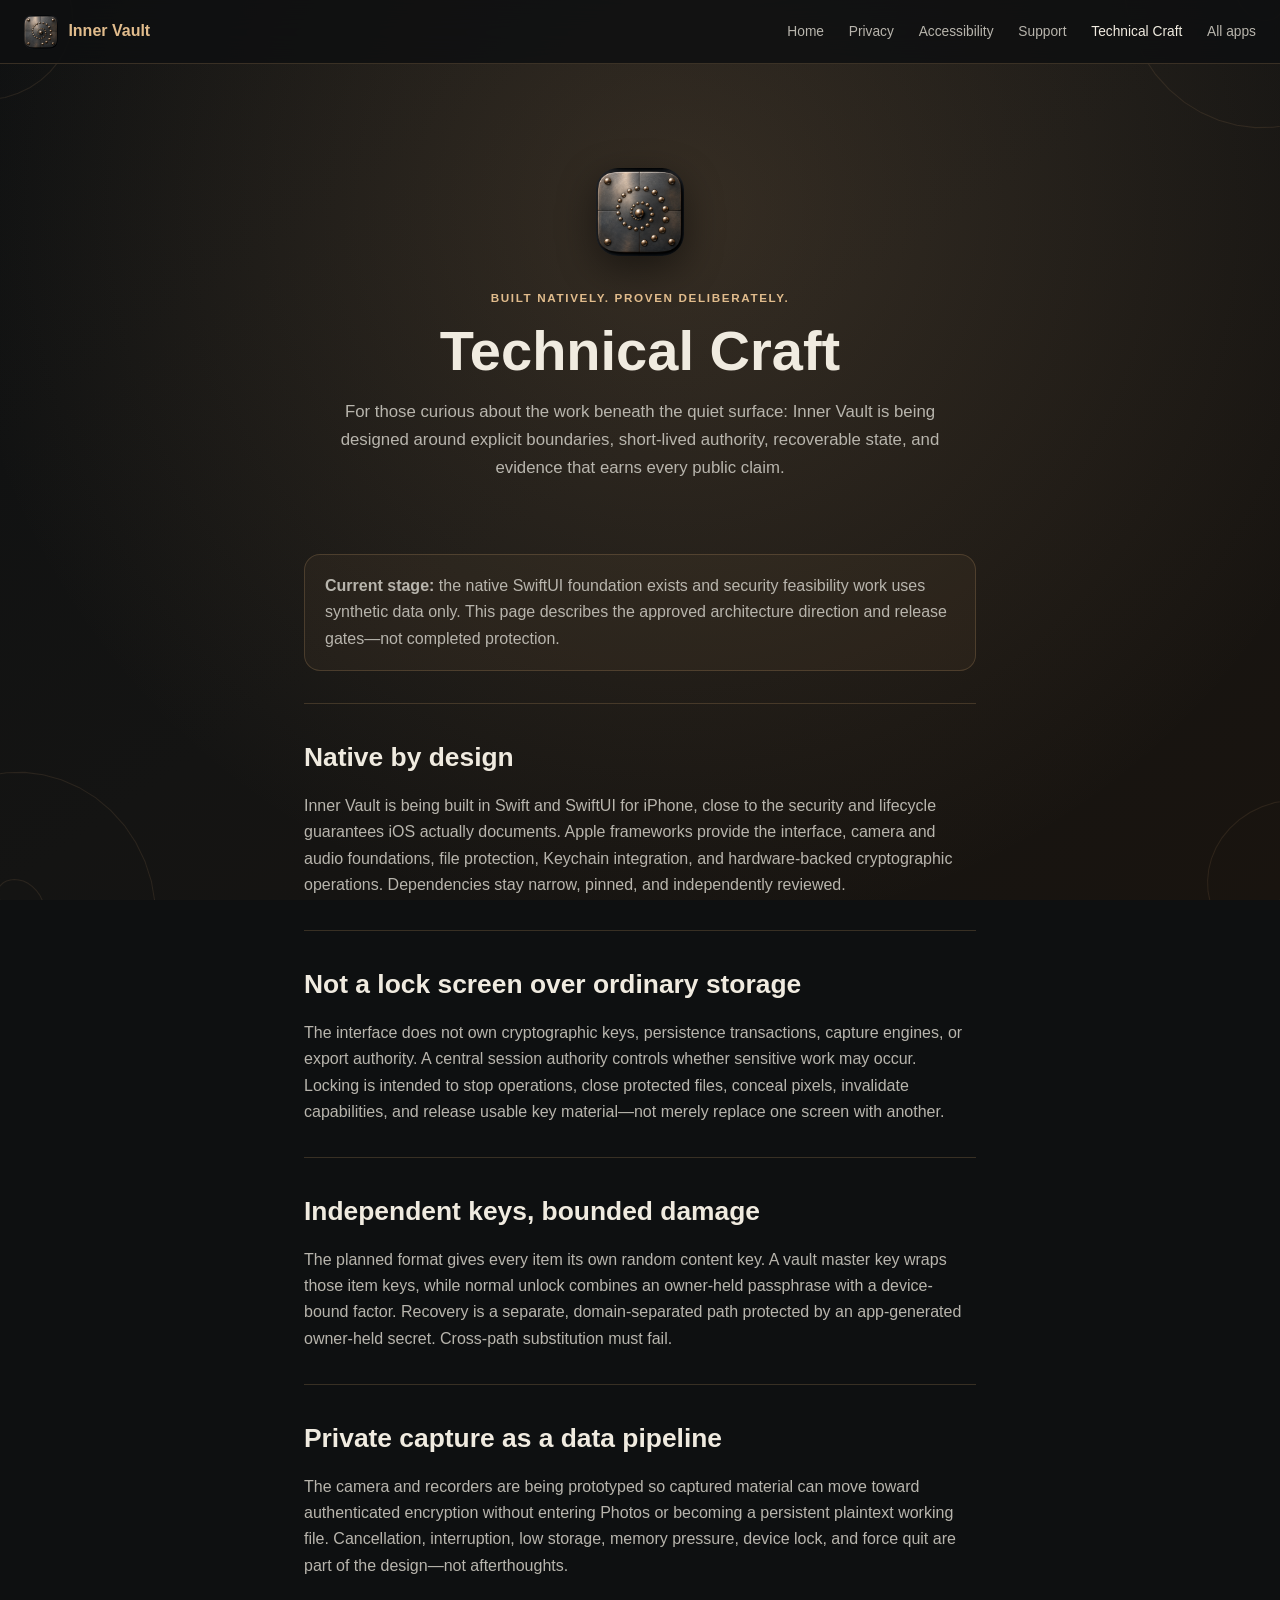
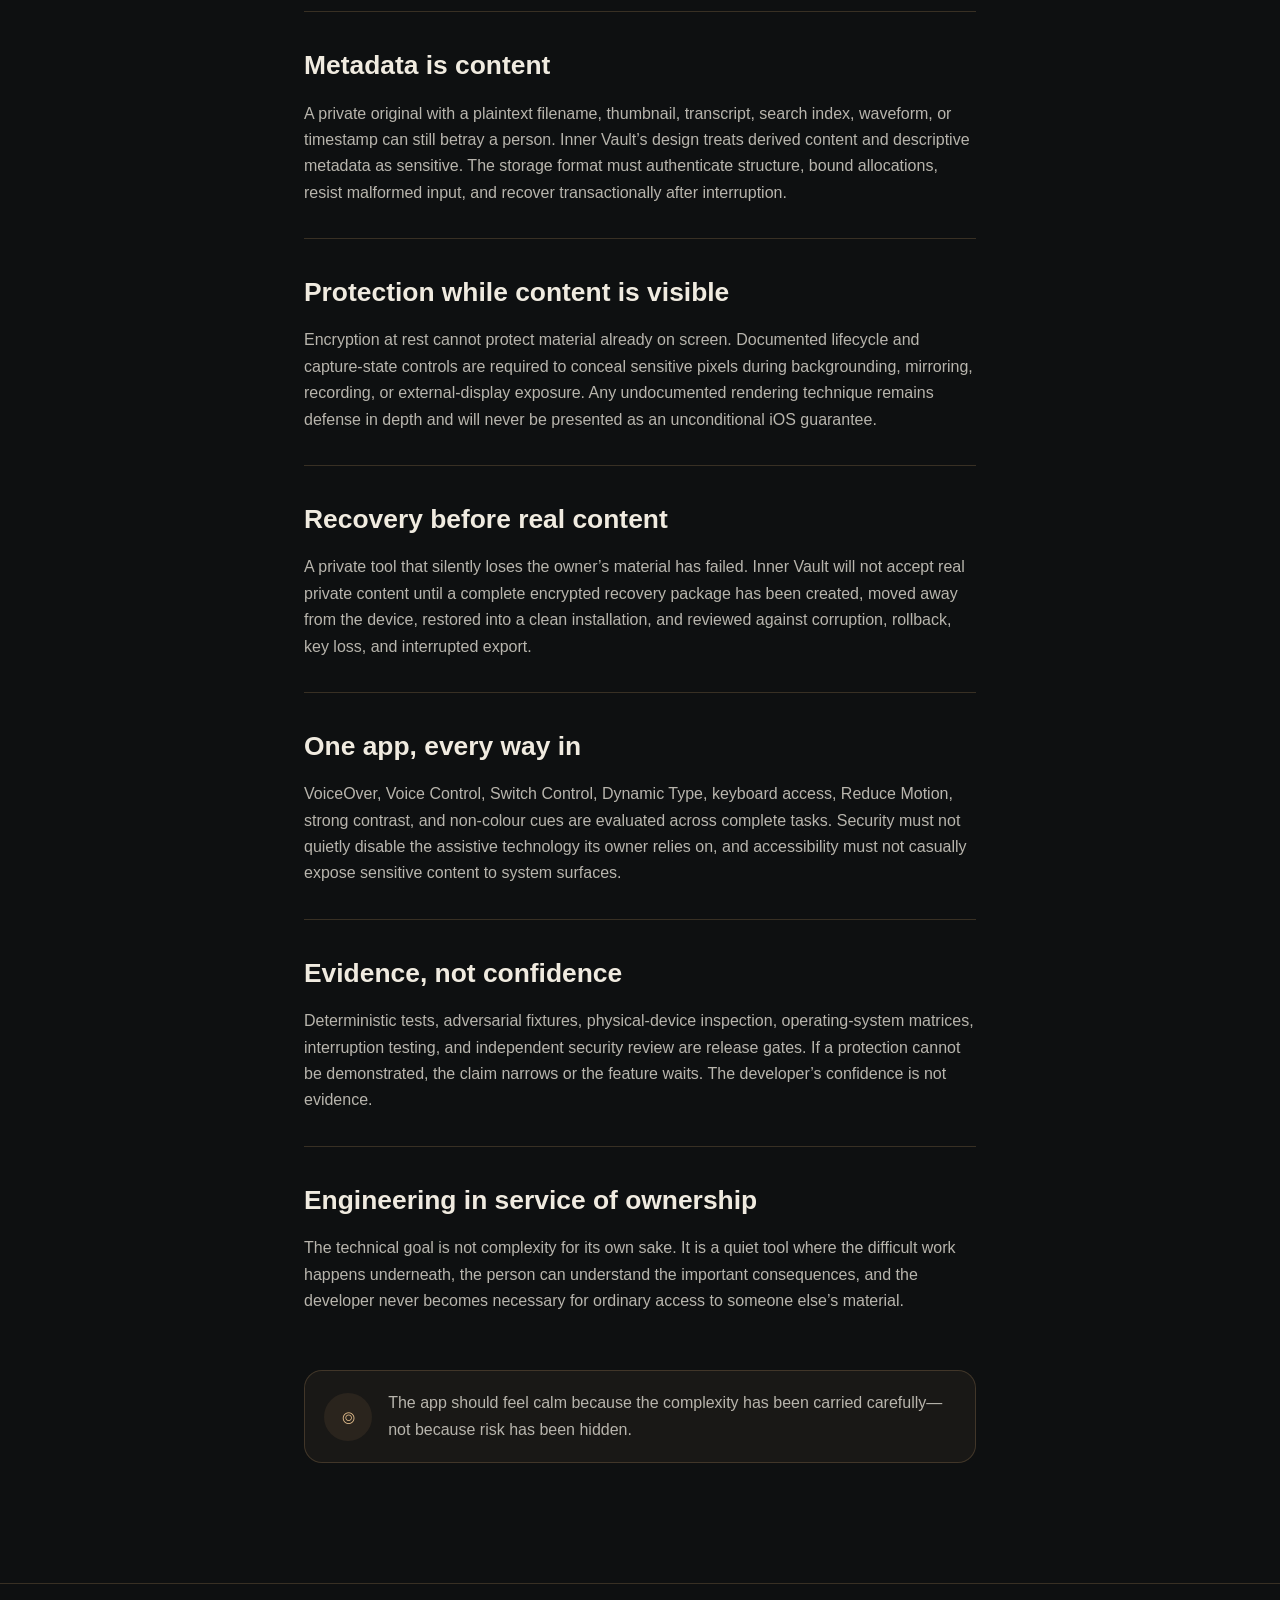
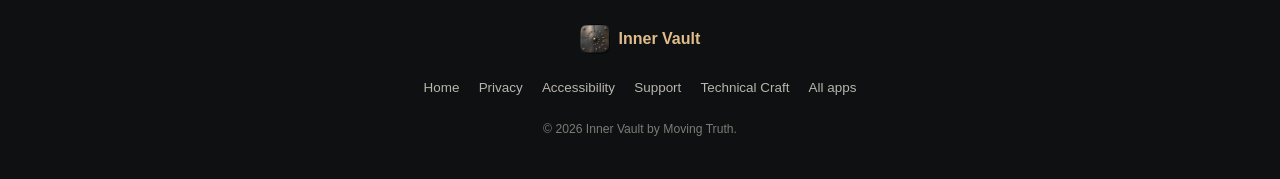
<file: technical_craft.html>
<!DOCTYPE html>
<html lang="en">
<head>
  <meta charset="UTF-8"><meta name="viewport" content="width=device-width, initial-scale=1.0"><meta name="theme-color" content="#0E1011">
  <meta name="description" content="The technical craft behind Inner Vault: evidence-led native engineering, explicit security boundaries, private capture, recovery, controlled viewing, and accessible design.">
  <title>Technical Craft — Inner Vault</title><link rel="icon" type="image/png" href="assets/icon.png"><link rel="stylesheet" href="styles.css"><script src="site.js" defer></script>
</head>
<body>
  <a class="skip-link" href="#main-content">Skip to main content</a>
  <div class="living-canvas" aria-hidden="true"><div class="living-canvas__gradient"></div><div class="living-canvas__glow"></div><div class="living-canvas__motes" id="motes"></div><svg class="living-canvas__corners" id="corner-spirals"></svg></div>
  <header class="site-nav" role="banner"><a class="site-nav__brand" href="index.html" aria-label="Inner Vault home"><img src="assets/icon.png" alt=""><span>Inner Vault</span></a><button class="site-nav__toggle" type="button" aria-expanded="false" aria-controls="site-links"><span class="sr-only">Open navigation</span><span aria-hidden="true"></span><span aria-hidden="true"></span><span aria-hidden="true"></span></button><nav aria-label="Main navigation"><ul class="site-nav__links" id="site-links"><li><a href="index.html">Home</a></li><li><a href="privacy_policy.html">Privacy</a></li><li><a href="accessibility.html">Accessibility</a></li><li><a href="support.html">Support</a></li><li><a href="technical_craft.html" aria-current="page">Technical Craft</a></li><li><a href="https://apps.movingtruth.com">All apps</a></li></ul></nav></header>
  <main id="main-content">
    <header class="document-hero"><img class="document-hero__mark" src="assets/icon.png" alt=""><span class="eyebrow">Built natively. Proven deliberately.</span><h1>Technical Craft</h1><p>For those curious about the work beneath the quiet surface: Inner Vault is being designed around explicit boundaries, short-lived authority, recoverable state, and evidence that earns every public claim.</p></header>
    <article class="document">
      <p class="status-note"><strong>Current stage:</strong> the native SwiftUI foundation exists and security feasibility work uses synthetic data only. This page describes the approved architecture direction and release gates—not completed protection.</p>
      <section><h2>Native by design</h2><p>Inner Vault is being built in Swift and SwiftUI for iPhone, close to the security and lifecycle guarantees iOS actually documents. Apple frameworks provide the interface, camera and audio foundations, file protection, Keychain integration, and hardware-backed cryptographic operations. Dependencies stay narrow, pinned, and independently reviewed.</p></section>
      <section><h2>Not a lock screen over ordinary storage</h2><p>The interface does not own cryptographic keys, persistence transactions, capture engines, or export authority. A central session authority controls whether sensitive work may occur. Locking is intended to stop operations, close protected files, conceal pixels, invalidate capabilities, and release usable key material—not merely replace one screen with another.</p></section>
      <section><h2>Independent keys, bounded damage</h2><p>The planned format gives every item its own random content key. A vault master key wraps those item keys, while normal unlock combines an owner-held passphrase with a device-bound factor. Recovery is a separate, domain-separated path protected by an app-generated owner-held secret. Cross-path substitution must fail.</p></section>
      <section><h2>Private capture as a data pipeline</h2><p>The camera and recorders are being prototyped so captured material can move toward authenticated encryption without entering Photos or becoming a persistent plaintext working file. Cancellation, interruption, low storage, memory pressure, device lock, and force quit are part of the design—not afterthoughts.</p></section>
      <section><h2>Metadata is content</h2><p>A private original with a plaintext filename, thumbnail, transcript, search index, waveform, or timestamp can still betray a person. Inner Vault&rsquo;s design treats derived content and descriptive metadata as sensitive. The storage format must authenticate structure, bound allocations, resist malformed input, and recover transactionally after interruption.</p></section>
      <section><h2>Protection while content is visible</h2><p>Encryption at rest cannot protect material already on screen. Documented lifecycle and capture-state controls are required to conceal sensitive pixels during backgrounding, mirroring, recording, or external-display exposure. Any undocumented rendering technique remains defense in depth and will never be presented as an unconditional iOS guarantee.</p></section>
      <section><h2>Recovery before real content</h2><p>A private tool that silently loses the owner&rsquo;s material has failed. Inner Vault will not accept real private content until a complete encrypted recovery package has been created, moved away from the device, restored into a clean installation, and reviewed against corruption, rollback, key loss, and interrupted export.</p></section>
      <section><h2>One app, every way in</h2><p>VoiceOver, Voice Control, Switch Control, Dynamic Type, keyboard access, Reduce Motion, strong contrast, and non-colour cues are evaluated across complete tasks. Security must not quietly disable the assistive technology its owner relies on, and accessibility must not casually expose sensitive content to system surfaces.</p></section>
      <section><h2>Evidence, not confidence</h2><p>Deterministic tests, adversarial fixtures, physical-device inspection, operating-system matrices, interruption testing, and independent security review are release gates. If a protection cannot be demonstrated, the claim narrows or the feature waits. The developer&rsquo;s confidence is not evidence.</p></section>
      <section><h2>Engineering in service of ownership</h2><p>The technical goal is not complexity for its own sake. It is a quiet tool where the difficult work happens underneath, the person can understand the important consequences, and the developer never becomes necessary for ordinary access to someone else&rsquo;s material.</p></section>
      <div class="document__seal"><span aria-hidden="true">⌾</span><p>The app should feel calm because the complexity has been carried carefully—not because risk has been hidden.</p></div>
    </article>
  </main>
  <footer><div class="footer__brand"><img src="assets/icon.png" alt=""><strong>Inner Vault</strong></div><nav aria-label="Footer navigation"><ul><li><a href="index.html">Home</a></li><li><a href="privacy_policy.html">Privacy</a></li><li><a href="accessibility.html">Accessibility</a></li><li><a href="support.html">Support</a></li><li><a href="technical_craft.html" aria-current="page">Technical Craft</a></li><li><a href="https://apps.movingtruth.com">All apps</a></li></ul></nav><p>&copy; 2026 Inner Vault by Moving Truth.</p></footer>
</body>
</html>
</file>
<file: styles.css>
/* Inner Vault shares the Moving Truth living canvas while taking on a quieter,
   architectural character drawn from the native app palette. */
*, *::before, *::after { box-sizing: border-box; margin: 0; padding: 0; }

:root {
  color-scheme: dark;
  --bg: #0e1011;
  --bg-warm: #171411;
  --metal: #c29666;
  --metal-bright: #e1bc8c;
  --cream: #f0ebe0;
  --secondary: #b8b5ad;
  --tertiary: #85847f;
  --separator: rgba(194, 150, 102, 0.24);
  --panel: rgba(22, 21, 19, 0.72);
  --content: 720px;
  --wide: 1080px;
}

html { scroll-behavior: smooth; }
body {
  min-height: 100%;
  overflow-x: hidden;
  background: var(--bg);
  color: var(--cream);
  font-family: -apple-system, BlinkMacSystemFont, "Segoe UI", sans-serif;
  line-height: 1.65;
  -webkit-font-smoothing: antialiased;
}
a { color: var(--metal-bright); text-underline-offset: .2em; }
a:hover { color: var(--cream); }
a:focus-visible, button:focus-visible { outline: 3px solid var(--metal-bright); outline-offset: 5px; }
.sr-only { position: absolute; width: 1px; height: 1px; overflow: hidden; clip: rect(0, 0, 0, 0); white-space: nowrap; }
.skip-link { position: fixed; z-index: 1000; left: 1rem; top: -5rem; padding: .7rem 1rem; background: var(--cream); color: var(--bg); border-radius: .5rem; }
.skip-link:focus { top: 1rem; }

.living-canvas { position: fixed; inset: 0; z-index: -1; overflow: hidden; background: var(--bg); }
.living-canvas__gradient { position: absolute; inset: 0; background: linear-gradient(145deg, #0e1011, #141413 50%, #19140f); }
.living-canvas__glow { position: absolute; inset: -20%; background: radial-gradient(circle at 52% 31%, rgba(194,150,102,.2), transparent 57%); animation: breathe 8s ease-in-out infinite; }
.living-canvas__motes { position: absolute; inset: 0; }
.mote { position: absolute; bottom: -5%; border-radius: 50%; background: var(--metal); animation: rise linear infinite; }
.living-canvas__corners { position: absolute; inset: 0; width: 100%; height: 100%; }
.living-canvas__corners path { fill: none; stroke: var(--metal); stroke-width: 1.05; stroke-linecap: round; opacity: .13; }
@keyframes breathe { 0%,100% { opacity: .48; transform: scale(.98); } 50% { opacity: 1; transform: scale(1.025); } }
@keyframes rise { 0% { transform: translateY(0); opacity: 0; } 10%,85% { opacity: var(--mote-opacity); } 100% { transform: translateY(-120vh); opacity: 0; } }
@keyframes appear { from { opacity: 0; transform: translateY(16px); } to { opacity: 1; transform: none; } }

.site-nav { position: sticky; top: 0; z-index: 100; display: flex; align-items: center; justify-content: space-between; min-height: 64px; padding: .75rem 1.5rem; background: rgba(14,16,17,.86); backdrop-filter: blur(18px); border-bottom: 1px solid var(--separator); }
.site-nav__brand { display: flex; align-items: center; gap: .65rem; color: var(--metal-bright); font-weight: 700; text-decoration: none; }
.site-nav__brand img { width: 34px; height: 34px; border-radius: 8px; }
.site-nav__links { display: flex; gap: 1.55rem; align-items: center; list-style: none; }
.site-nav__links a { color: var(--secondary); font-size: .86rem; text-decoration: none; }
.site-nav__links a[aria-current="page"] { color: var(--cream); }
.site-nav__toggle { display: none; width: 44px; height: 44px; background: transparent; border: 0; align-items: center; justify-content: center; flex-direction: column; gap: 5px; }
.site-nav__toggle > span:not(.sr-only) { width: 23px; height: 2px; border-radius: 2px; background: var(--cream); }

.hero { min-height: calc(100svh - 64px); display: flex; flex-direction: column; align-items: center; justify-content: center; padding: 5rem 1.5rem 4rem; text-align: center; position: relative; }
.hero__icon-wrap { width: 184px; height: 184px; display: grid; place-items: center; position: relative; margin-bottom: 1.8rem; }
.hero__icon-wrap::before { content: ""; position: absolute; inset: -8px; border: 1px solid rgba(194,150,102,.38); border-radius: 50%; box-shadow: 0 0 42px rgba(194,150,102,.13); }
.hero__icon-glow { position: absolute; inset: -18px; border-radius: 50%; background: radial-gradient(circle, rgba(194,150,102,.34), transparent 68%); filter: blur(14px); animation: breathe 7s ease-in-out infinite; }
.hero__icon { position: relative; width: 162px; height: 162px; object-fit: cover; border-radius: 36px; box-shadow: 0 15px 52px rgba(0,0,0,.58); animation: breathe 7s ease-in-out infinite; }
.hero__status { margin-bottom: 1rem; color: var(--metal-bright); font-size: .72rem; font-weight: 750; letter-spacing: .16em; text-transform: uppercase; }
.hero__name { font-size: clamp(1.75rem, 5vw, 2.35rem); letter-spacing: .24em; margin-left: .24em; font-weight: 800; animation: appear .8s ease both; }
.hero__promise { max-width: 680px; margin: 1rem auto .7rem; color: var(--cream); font: italic clamp(1.18rem, 3vw, 1.62rem)/1.45 Georgia, serif; }
.hero__subhead { max-width: 640px; margin: 0 auto 2rem; color: var(--secondary); font-size: 1rem; }
.hero__actions { display: flex; flex-wrap: wrap; justify-content: center; gap: .8rem; }
.button { min-height: 48px; display: inline-flex; align-items: center; justify-content: center; padding: .75rem 1.4rem; border-radius: 999px; font-size: .94rem; font-weight: 700; text-decoration: none; }
.button--quiet { background: var(--metal); color: #111; }
.button--outline { color: var(--cream); border: 1.5px solid var(--metal); background: rgba(194,150,102,.09); }
.hero__scroll { position: absolute; bottom: 1.3rem; color: var(--tertiary); font-size: .7rem; letter-spacing: .12em; text-transform: uppercase; }

.dot-row { display: flex; justify-content: center; gap: .55rem; padding: .7rem 1.5rem 2.8rem; }
.dot-row span { width: 3px; height: 3px; border-radius: 50%; background: var(--separator); }
.intro { max-width: var(--content); margin: 0 auto; padding: 0 1.5rem 4rem; text-align: center; }
.intro__tagline { margin-bottom: 1rem; font: italic 500 clamp(1.35rem, 3vw, 1.82rem)/1.4 Georgia, serif; }
.intro p { color: var(--secondary); font-size: 1.05rem; }
.intro__trust { margin-top: 1rem; font-size: .91rem !important; color: var(--metal-bright) !important; }

.feature-flow { padding: .5rem 1.5rem 5rem; }
.feature-flow__list { max-width: 920px; margin: 0 auto; display: grid; grid-template-columns: repeat(5, 1fr); gap: 1.25rem; list-style: none; }
.feature-flow li { display: flex; flex-direction: column; align-items: center; gap: .7rem; text-align: center; animation: appear .6s ease both; }
.feature-flow li > span { display: grid; place-items: center; width: 58px; height: 58px; border: 1px solid color-mix(in srgb, var(--feature) 38%, transparent); border-radius: 50%; color: var(--feature); font-size: 1.45rem; background: color-mix(in srgb, var(--feature) 10%, transparent); box-shadow: 0 0 22px color-mix(in srgb, var(--feature) 12%, transparent); }
.feature-flow strong { color: var(--secondary); font-size: .83rem; }

.statement { max-width: var(--content); margin: 0 auto; padding: 5rem 1.5rem; }
.statement--bordered { max-width: none; border-block: 1px solid var(--separator); text-align: center; background: rgba(255,255,255,.01); }
.statement--bordered > * { max-width: var(--content); margin-inline: auto; }
.eyebrow { display: block; margin-bottom: .75rem; color: var(--metal-bright); font-size: .73rem; font-weight: 750; letter-spacing: .14em; text-transform: uppercase; }
.statement h2, .availability h2 { margin-bottom: 1rem; font-size: clamp(1.85rem, 5vw, 2.75rem); line-height: 1.16; }
.statement > p { color: var(--secondary); font-size: 1.05rem; }
.statement__symbol { display: block; margin-bottom: 1rem; color: var(--metal-bright); font-size: 2.65rem; text-shadow: 0 0 28px rgba(194,150,102,.42); }
.statement__note { margin-top: 1.2rem !important; font-size: .92rem !important; }
.capability-lines { display: grid; grid-template-columns: 1fr 1fr; margin-top: 2.5rem; border-top: 1px solid var(--separator); }
.capability-lines > div { display: flex; flex-direction: column; gap: .35rem; padding: 1.45rem 1rem 1.45rem 0; border-bottom: 1px solid var(--separator); }
.capability-lines > div:nth-child(odd) { border-right: 1px solid var(--separator); }
.capability-lines > div:nth-child(even) { padding-left: 1.45rem; }
.capability-lines strong { color: var(--cream); }
.capability-lines span { color: var(--secondary); font-size: .9rem; }
.truth-list { list-style: none; display: grid; gap: .8rem; margin-top: 2rem; }
.truth-list li { color: var(--secondary); }
.truth-list li::before { content: "◇"; color: var(--metal-bright); font-weight: 800; margin-right: .7rem; }

.craft-panel { max-width: var(--wide); margin: 2rem auto 5rem; padding: 1.5rem; }
.craft-panel__inner { display: grid; grid-template-columns: .8fr 1.2fr; gap: clamp(2rem, 6vw, 5rem); align-items: center; padding: clamp(2rem, 6vw, 4.5rem); border: 1px solid var(--separator); border-radius: 32px; background: linear-gradient(135deg, rgba(194,150,102,.10), rgba(14,16,17,.76)); box-shadow: 0 24px 80px rgba(0,0,0,.24); }
.craft-mark { position: relative; width: min(260px, 64vw); aspect-ratio: 1; display: grid; place-items: center; margin: auto; }
.craft-mark::before, .craft-mark::after { content: ""; position: absolute; border: 1px solid var(--metal); border-radius: 50%; }
.craft-mark::before { inset: 2%; opacity: .58; }
.craft-mark::after { inset: 18%; opacity: .28; }
.craft-mark span { font-size: clamp(3rem, 9vw, 5.5rem); color: var(--metal-bright); text-shadow: 0 0 32px rgba(194,150,102,.35); }
.craft-panel h2 { margin-bottom: 1rem; font-size: clamp(1.8rem, 4vw, 2.6rem); line-height: 1.18; }
.craft-panel p { color: var(--secondary); }
.craft-panel .button { margin-top: 1.5rem; }

.boundary { max-width: var(--content); margin: 0 auto; padding: 1rem 1.5rem 5rem; }
.boundary__box { padding: 1.6rem; border-left: 2px solid var(--metal); background: rgba(194,150,102,.055); }
.boundary h2 { margin-bottom: .65rem; font-size: 1.22rem; }
.boundary p { color: var(--secondary); }

.resource-list { max-width: 500px; margin: 1.8rem auto 0; display: flex; flex-direction: column; text-align: start; }
.resource-link { display: flex; align-items: center; gap: 14px; min-height: 54px; padding: .45rem 0; text-decoration: none; border-top: 1px solid var(--separator); }
.resource-list .resource-link:first-child { border-top: none; }
.resource-link__icon { flex: 0 0 24px; text-align: center; color: var(--metal-bright); font-size: 1.05rem; }
.resource-link__label { flex: 1; color: var(--cream); font-weight: 600; font-size: .98rem; }
.resource-link__arrow { color: var(--secondary); font-size: 1.1rem; }

.moving-truth { display: flex; flex-direction: column; align-items: center; padding: 4.5rem 1.5rem 3rem; text-align: center; }
.moving-truth__ring { position: relative; width: 120px; height: 120px; display: grid; place-items: center; margin-bottom: 1.2rem; border-radius: 50%; }
.moving-truth__ring::before, .moving-truth__ring::after { content: ""; position: absolute; border-radius: 50%; border: 1.5px solid var(--metal); animation: ring 5.85s ease-in-out infinite; }
.moving-truth__ring::before { inset: -7px; }
.moving-truth__ring::after { inset: 0; animation-delay: -.7s; }
.moving-truth__ring img { width: 94px; height: 94px; object-fit: contain; filter: drop-shadow(0 8px 22px rgba(194,150,102,.18)); }
@keyframes ring { 0%,100% { opacity: .32; } 50% { opacity: .86; } }
.moving-truth > span, .moving-truth > small { color: var(--secondary); }
.moving-truth > small { margin-top: .7rem; }
.moving-truth > a:last-child { margin-top: .45rem; font-size: .85rem; }
.availability { max-width: 650px; margin: 0 auto; padding: 5rem 1.5rem 6rem; text-align: center; }
.availability p { color: var(--secondary); margin-bottom: 1.6rem; }
.price-line { color: var(--cream) !important; font-weight: 700; }

footer { display: flex; flex-direction: column; align-items: center; gap: 1.2rem; padding: 2.5rem 1.5rem; border-top: 1px solid var(--separator); text-align: center; }
.footer__brand { display: flex; align-items: center; gap: .55rem; color: var(--metal-bright); }
.footer__brand img { width: 30px; height: 30px; border-radius: 7px; }
footer ul { display: flex; flex-wrap: wrap; justify-content: center; gap: 1.2rem; list-style: none; }
footer a { color: var(--secondary); font-size: .84rem; text-decoration: none; }
footer p { color: var(--secondary); opacity: .65; font-size: .76rem; }

.document-hero { max-width: var(--content); margin: 0 auto; padding: 6.5rem 1.5rem 2.5rem; text-align: center; }
.document-hero__mark { width: 88px; height: 88px; margin: 0 auto 1.5rem; border-radius: 22px; box-shadow: 0 12px 38px rgba(0,0,0,.48); }
.document-hero h1 { font-size: clamp(2rem, 7vw, 3.5rem); line-height: 1.12; }
.document-hero p { max-width: 620px; margin: 1rem auto 0; color: var(--secondary); font-size: 1.05rem; }
.document { max-width: var(--content); margin: 0 auto; padding: 1rem 1.5rem 6rem; }
.document section { padding: 2rem 0; border-top: 1px solid var(--separator); }
.document h2 { margin-bottom: .8rem; color: var(--cream); font-size: clamp(1.25rem, 4vw, 1.65rem); }
.document h3 { margin: 1.4rem 0 .5rem; font-size: 1rem; }
.document p, .document li { color: var(--secondary); }
.document p + p { margin-top: .9rem; }
.document ul { display: grid; gap: .65rem; margin: 1rem 0 0 1.25rem; }
.document a { font-weight: 650; }
.document__seal { display: grid; grid-template-columns: auto 1fr; gap: 1rem; align-items: center; padding: 1.2rem; margin: 1.5rem 0; border: 1px solid var(--separator); border-radius: 18px; background: rgba(194,150,102,.06); }
.document__seal span { display: grid; place-items: center; width: 48px; height: 48px; border-radius: 50%; color: var(--metal-bright); background: rgba(194,150,102,.1); font-size: 1.35rem; }
.document__seal p { margin: 0; }
.status-note { margin: 1rem 0 2rem; padding: 1.15rem 1.25rem; border: 1px solid var(--separator); border-radius: 16px; background: rgba(194,150,102,.06); color: var(--secondary); }
.support-grid { display: grid; grid-template-columns: 1fr 1fr; gap: 1px; margin-top: 1.5rem; background: var(--separator); border: 1px solid var(--separator); border-radius: 18px; overflow: hidden; }
.support-card { min-height: 170px; padding: 1.5rem; background: rgba(14,16,17,.95); text-decoration: none; }
.support-card h2 { margin: .7rem 0 .45rem; font-size: 1.15rem; }
.support-card p { color: var(--secondary); font-size: .9rem; font-weight: 400; }
.support-card__symbol { color: var(--metal-bright); font-size: 1.5rem; }
.support-contact { padding: 2.2rem; margin-top: 2rem; border: 1px solid var(--separator); border-radius: 22px; text-align: center; background: rgba(194,150,102,.05); }
.support-contact p { margin: .6rem auto 1.2rem; }

@media (max-width: 760px) {
  .site-nav__toggle { display: flex; }
  .site-nav__links { display: none; position: absolute; inset: 64px 0 auto; flex-direction: column; align-items: stretch; gap: 0; padding: .6rem 0; background: rgba(14,16,17,.98); border-bottom: 1px solid var(--separator); }
  .site-nav__links[data-open="true"] { display: flex; }
  .site-nav__links a { display: block; min-height: 48px; padding: .8rem 1.5rem; }
  .feature-flow__list { grid-template-columns: repeat(2, 1fr); }
  .feature-flow li:last-child { grid-column: 1 / -1; }
  .craft-panel__inner { grid-template-columns: 1fr; text-align: center; }
  .support-grid { grid-template-columns: 1fr; }
}
@media (max-width: 480px) {
  .hero__icon-wrap { width: 154px; height: 154px; }
  .hero__icon { width: 138px; height: 138px; border-radius: 31px; }
  .capability-lines { grid-template-columns: 1fr; }
  .capability-lines > div:nth-child(odd) { border-right: 0; }
  .capability-lines > div:nth-child(even) { padding-left: 0; }
}
@media (prefers-reduced-motion: reduce) {
  html { scroll-behavior: auto; }
  *, *::before, *::after { animation-duration: .01ms !important; animation-iteration-count: 1 !important; transition-duration: .01ms !important; }
  .mote { display: none; }
}
@media (prefers-contrast: more) {
  :root { --secondary: #ded9cf; --separator: rgba(240,235,224,.52); --metal-bright: #f2c896; }
}
</file>
